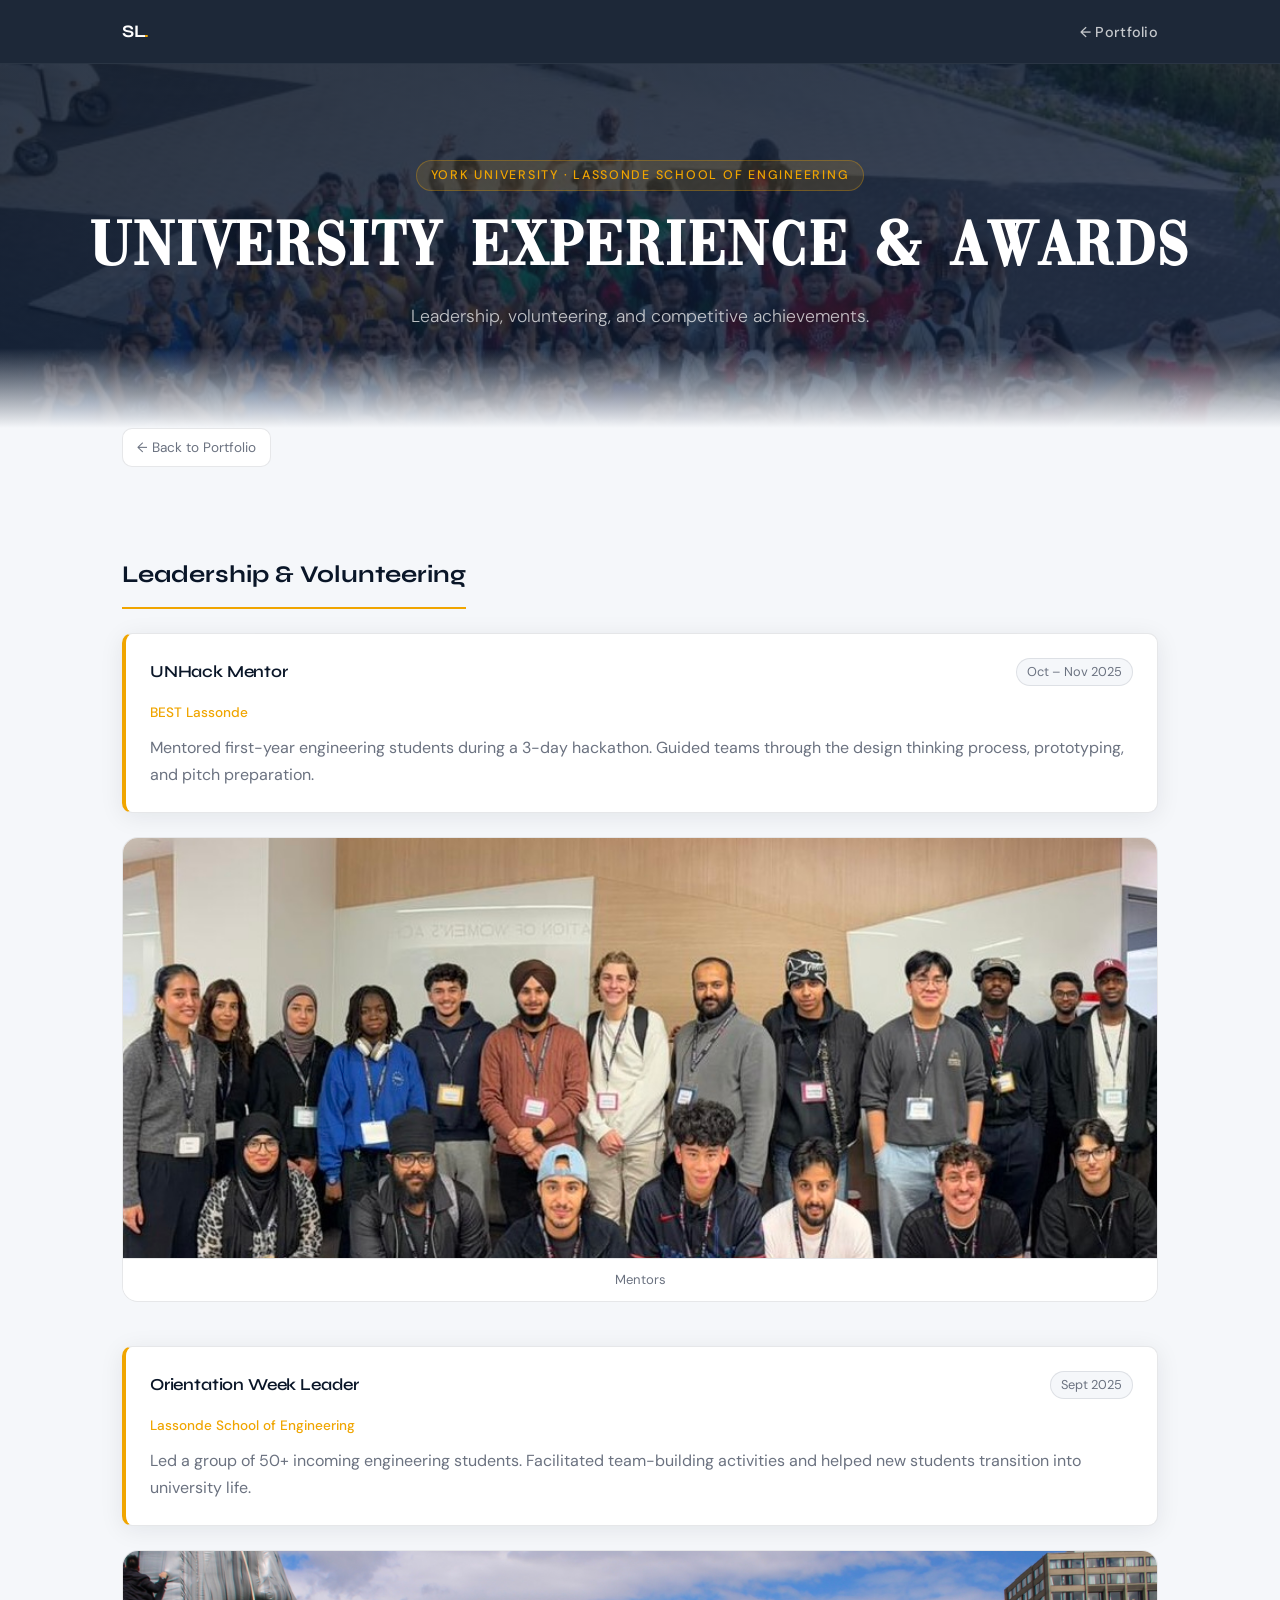
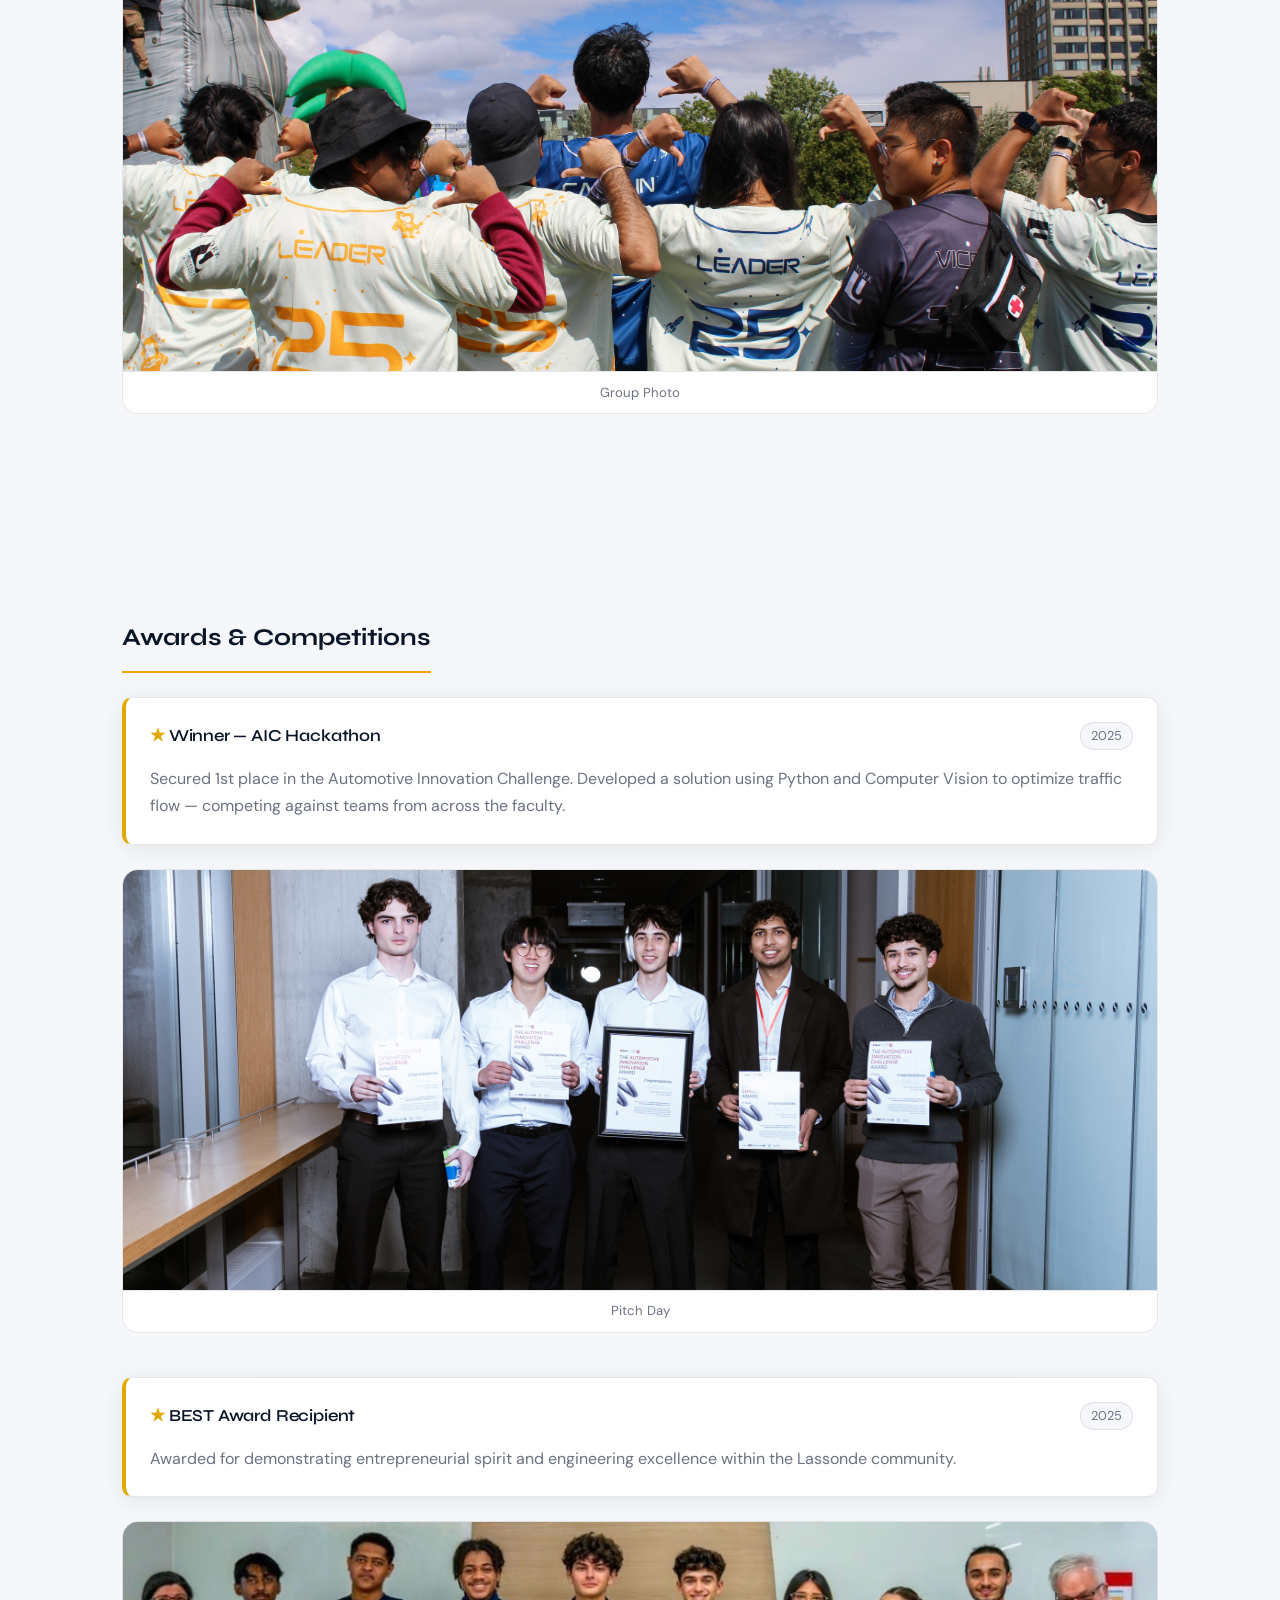
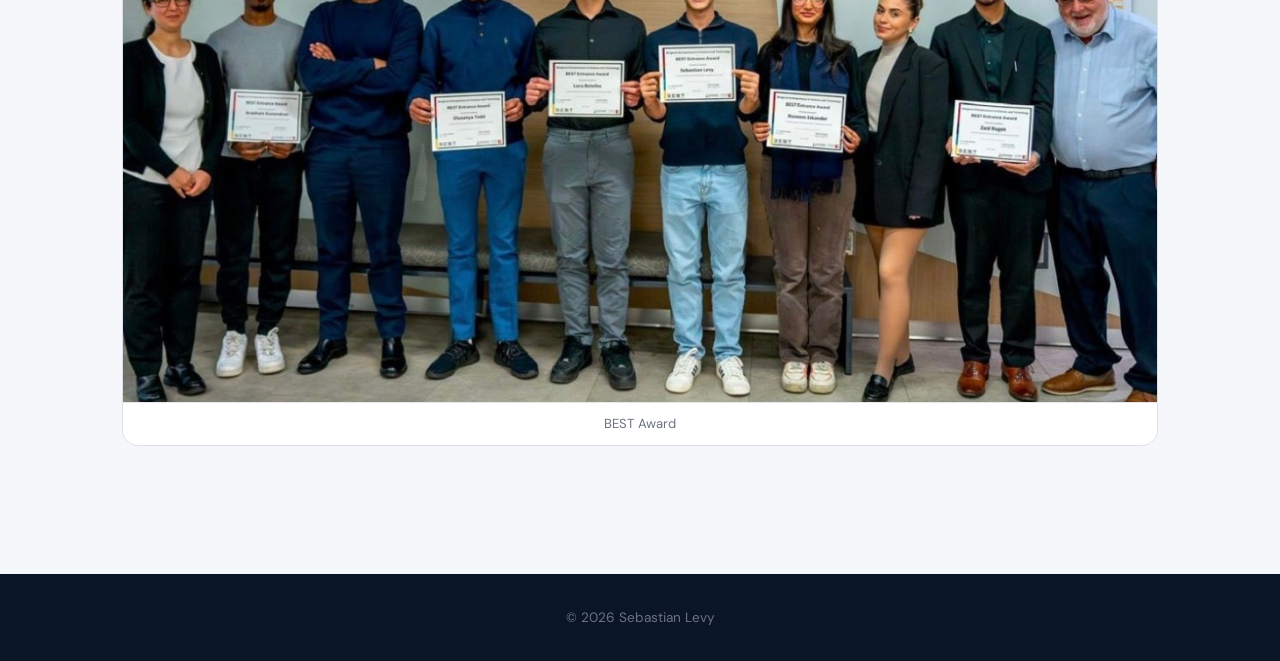
<file: experience.html>
<!DOCTYPE html>
<html lang="en">
<head>
    <meta charset="UTF-8">
    <meta name="viewport" content="width=device-width, initial-scale=1.0">
    <title>University Experience — Sebastian Levy</title>
    <link rel="stylesheet" href="style.css">
</head>
<body>

    <nav>
        <div class="nav-inner">
            <a href="index.html" class="nav-logo">SL<span>.</span></a>
            <ul>
                <li><a href="index.html">← Portfolio</a></li>
            </ul>
        </div>
    </nav>

    <header id="exp-header">
        <div class="hero-eyebrow">York University · Lassonde School of Engineering</div>
        <h1>University Experience &amp; Awards</h1>
        <p>Leadership, volunteering, and competitive achievements.</p>
    </header>

    <div class="container">
        <a href="index.html" class="back-btn">← Back to Portfolio</a>

        <section class="exp-section">
            <div class="exp-category">Leadership &amp; Volunteering</div>

            <div class="exp-card">
                <div class="exp-header">
                    <h3 class="exp-title">UNHack Mentor</h3>
                    <span class="exp-date">Oct – Nov 2025</span>
                </div>
                <span class="exp-role">BEST Lassonde</span>
                <p>Mentored first-year engineering students during a 3-day hackathon. Guided teams through the design thinking process, prototyping, and pitch preparation.</p>
            </div>

            <div class="carousel-container">
                <div class="carousel">
                    <div class="carousel-item">
                        <img src="images/unhack1.JPG" alt="UNHack mentors">
                        <p class="caption">Mentors</p>
                    </div>
                    <div class="carousel-item">
                        <img src="images/unhack2.JPG" alt="Student pitch">
                        <p class="caption">Student Pitch</p>
                    </div>
                    <div class="carousel-item">
                        <img src="images/unhack3.JPG" alt="Pitch session">
                        <p class="caption">Pitch</p>
                    </div>
                    <div class="carousel-item">
                        <img src="images/unhack4.JPG" alt="Winners">
                        <p class="caption">Winner</p>
                    </div>
                </div>
            </div>

            <div class="exp-card">
                <div class="exp-header">
                    <h3 class="exp-title">Orientation Week Leader</h3>
                    <span class="exp-date">Sept 2025</span>
                </div>
                <span class="exp-role">Lassonde School of Engineering</span>
                <p>Led a group of 50+ incoming engineering students. Facilitated team-building activities and helped new students transition into university life.</p>
            </div>

            <div class="carousel-container">
                <div class="carousel">
                    <div class="carousel-item">
                        <img src="images/oweek1.JPEG" alt="Orientation week group">
                        <p class="caption">Group Photo</p>
                    </div>
                    <div class="carousel-item">
                        <img src="images/oweek2.JPEG" alt="Orientation week activities">
                        <p class="caption">Activities</p>
                    </div>
                    <div class="carousel-item">
                        <img src="images/oweek3.JPEG" alt="Orientation week team">
                        <p class="caption">Team</p>
                    </div>
                </div>
            </div>
        </section>

        <section class="exp-section">
            <div class="exp-category">Awards &amp; Competitions</div>

            <div class="exp-card award-card">
                <div class="exp-header">
                    <h3 class="exp-title">Winner — AIC Hackathon</h3>
                    <span class="exp-date">2025</span>
                </div>
                <p>Secured 1st place in the Automotive Innovation Challenge. Developed a solution using Python and Computer Vision to optimize traffic flow — competing against teams from across the faculty.</p>
            </div>

            <div class="carousel-container">
                <div class="carousel">
                    <div class="carousel-item">
                        <img src="images/aic1.jpeg" alt="AIC pitch day">
                        <p class="caption">Pitch Day</p>
                    </div>
                    <div class="carousel-item">
                        <img src="images/aic2.jpg" alt="AIC team">
                        <p class="caption">Team</p>
                    </div>
                    <div class="carousel-item">
                        <img src="images/aic3.jpg" alt="AIC presentation">
                        <p class="caption">Presentation</p>
                    </div>
                    <div class="carousel-item">
                        <img src="images/aic4.jpg" alt="AIC winners">
                        <p class="caption">Winners</p>
                    </div>
                    <div class="carousel-item">
                        <img src="images/aic5.png" alt="AIC award">
                        <p class="caption">Award</p>
                    </div>
                </div>
            </div>

            <div class="exp-card award-card">
                <div class="exp-header">
                    <h3 class="exp-title">BEST Award Recipient</h3>
                    <span class="exp-date">2025</span>
                </div>
                <p>Awarded for demonstrating entrepreneurial spirit and engineering excellence within the Lassonde community.</p>
            </div>

            <div class="image-gallery">
                <img src="images/best.jpg" alt="BEST Award Photo">
                <p class="caption">BEST Award</p>
            </div>

        </section>
    </div>

    <footer>
        <p>&copy; 2026 Sebastian Levy</p>
    </footer>

</body>
</html>
</file>
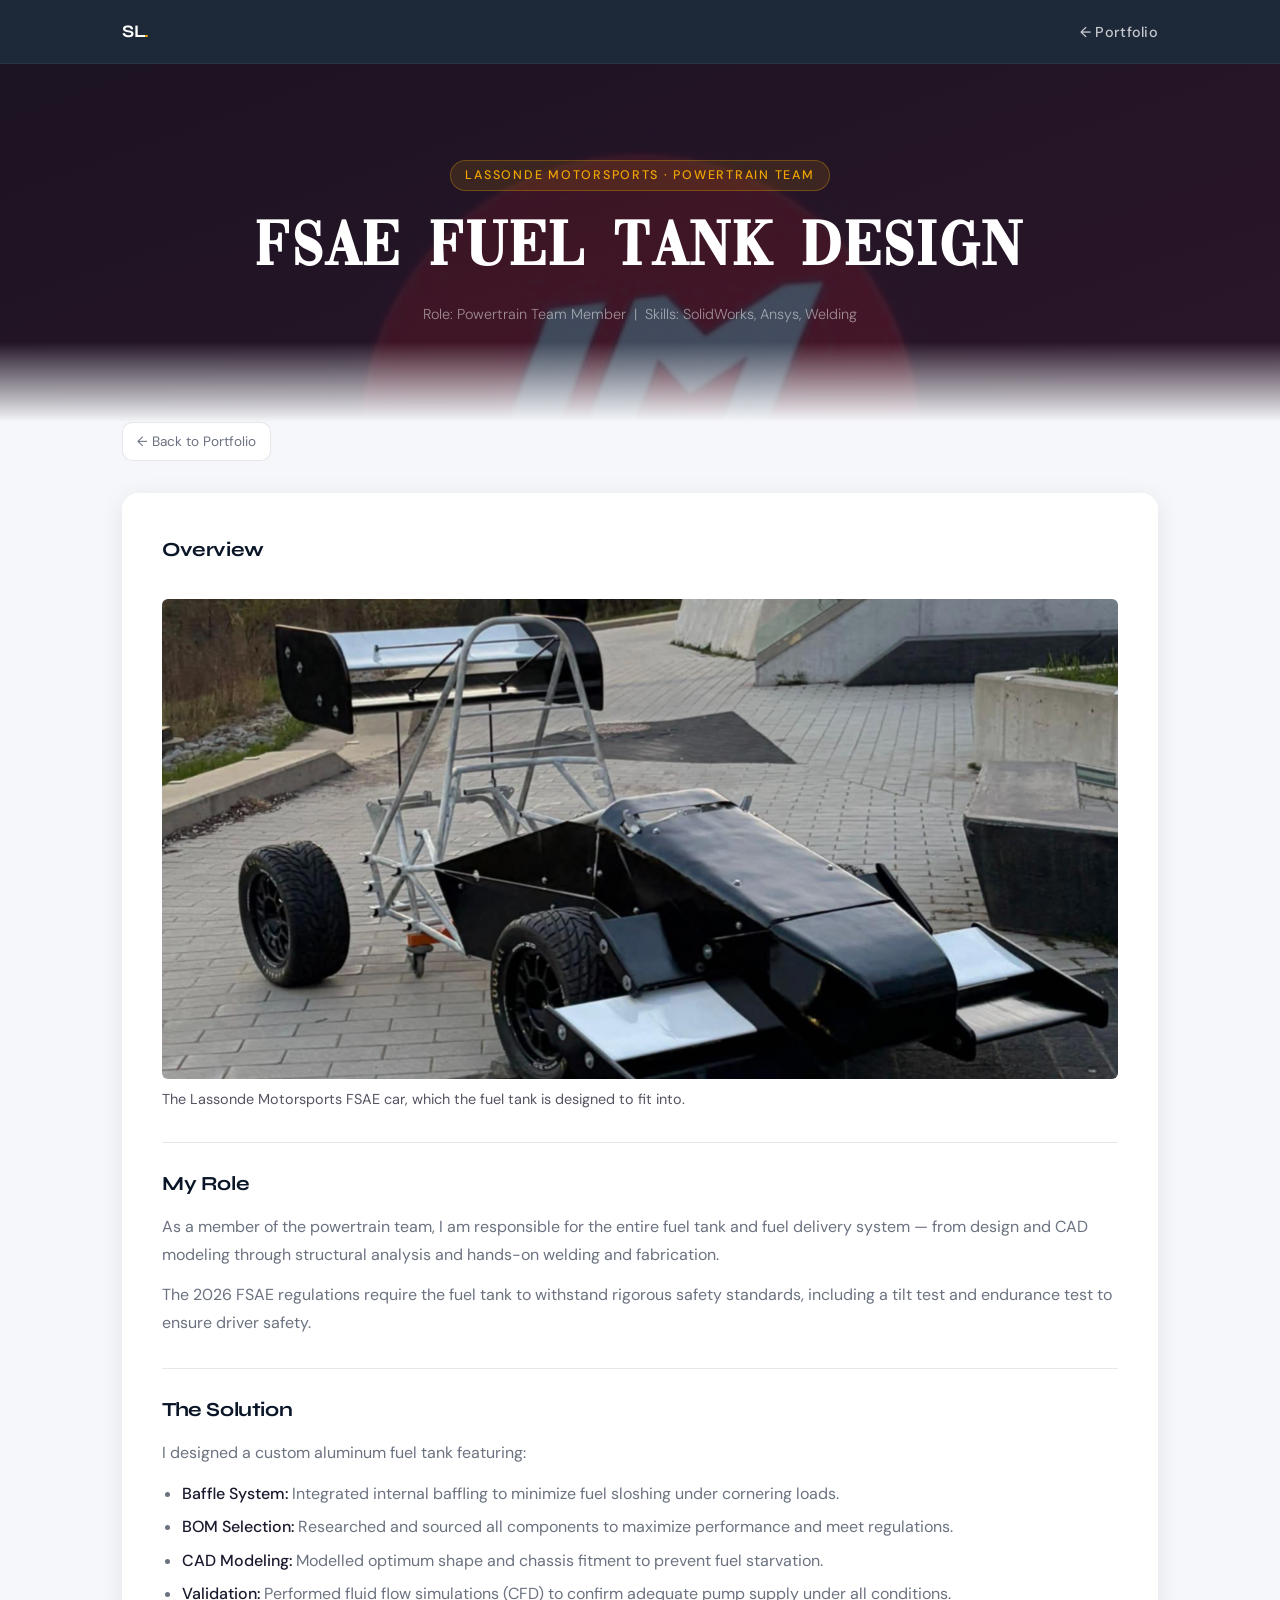
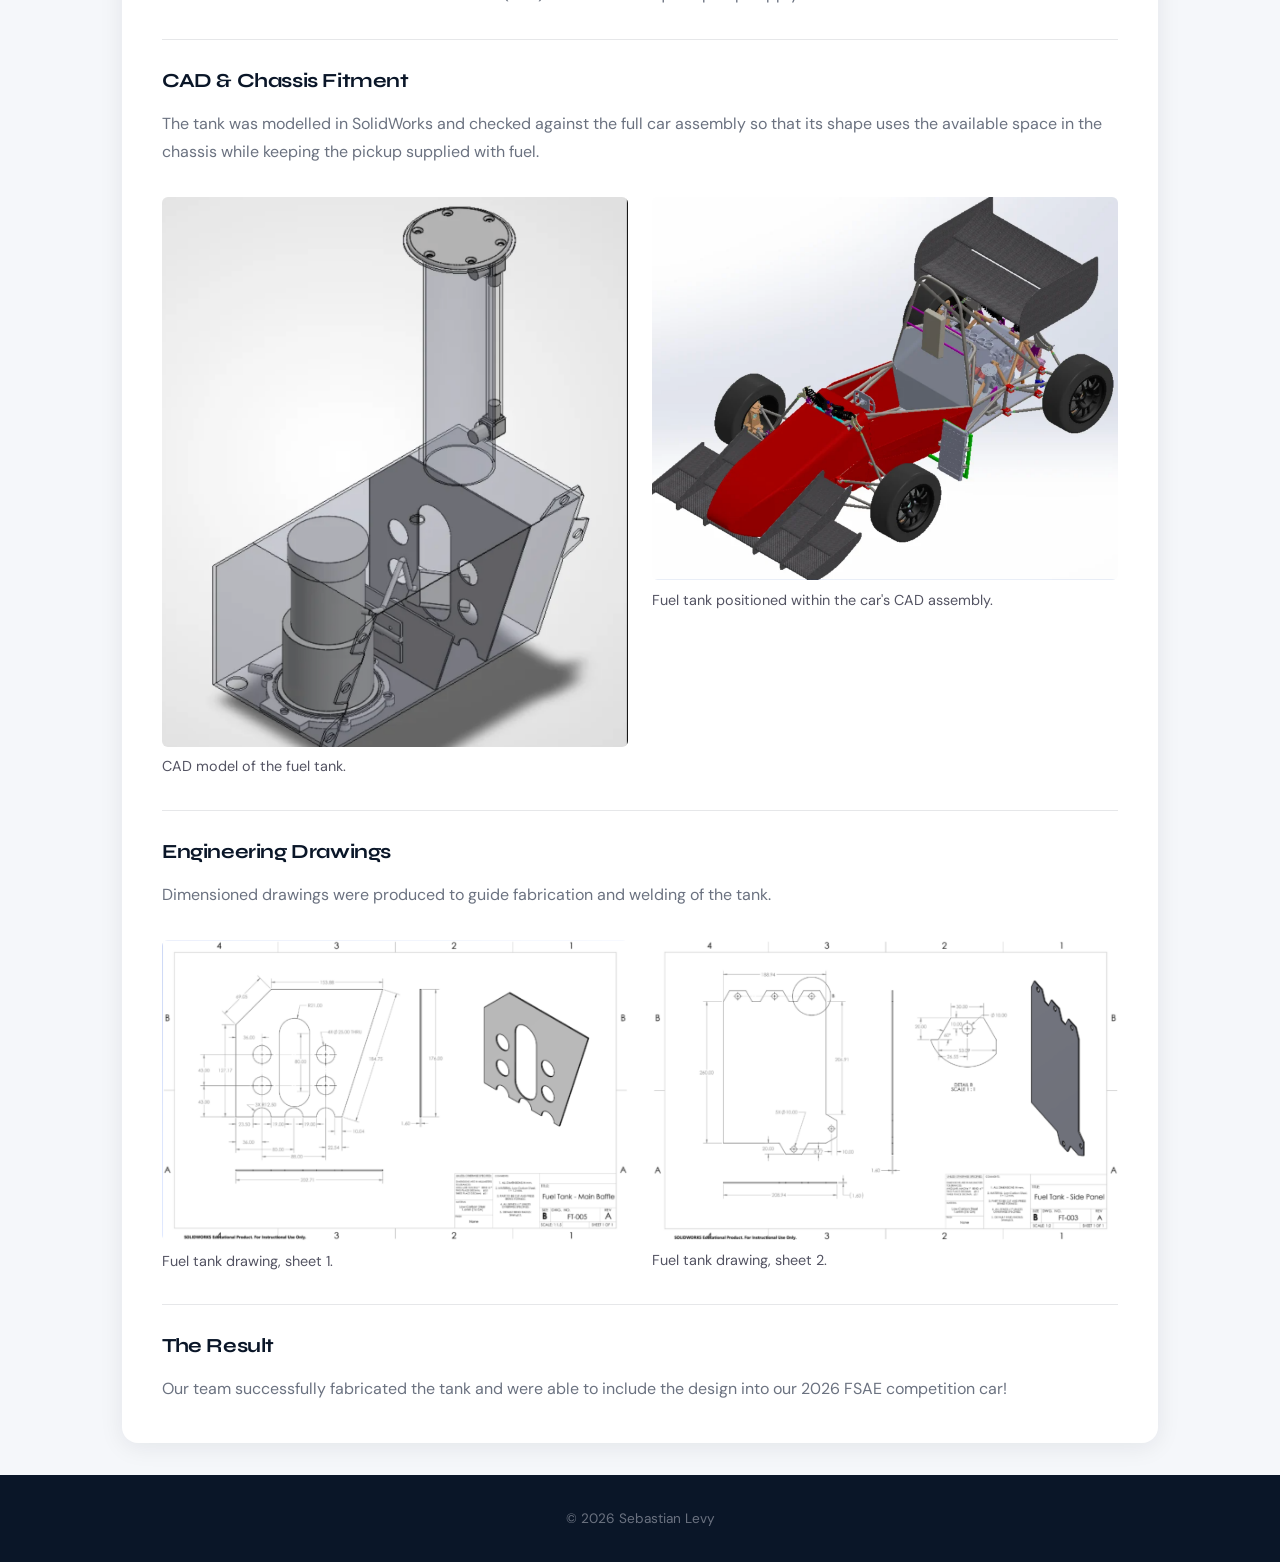
<file: fsae.html>
<!DOCTYPE html>
<html lang="en">
<head>
    <meta charset="UTF-8">
    <meta name="viewport" content="width=device-width, initial-scale=1.0">
    <title>FSAE Fuel Tank Design — Sebastian Levy</title>
    <link rel="stylesheet" href="style.css">

    <!-- Styles for the new image/section elements. Move into style.css if you prefer. -->
    <style>
        .page-content figure { margin: 2rem 0; }
        .page-content figure img {
            display: block;
            width: 100%;
            height: auto;
            border-radius: 6px;
        }
        .page-content figcaption {
            margin-top: 0.6rem;
            font-size: 0.9rem;
            opacity: 0.75;
            line-height: 1.5;
        }
        .figure-grid {
            display: grid;
            grid-template-columns: repeat(2, 1fr);
            gap: 1.5rem;
            margin: 2rem 0;
        }
        .figure-grid figure { margin: 0; }
        .hero-figure img { max-height: 480px; object-fit: cover; }
        .spec-list { padding-left: 1.2rem; }
        .spec-list li { margin-bottom: 0.5rem; }
        @media (max-width: 700px) {
            .figure-grid { grid-template-columns: 1fr; }
        }
    </style>
</head>
<body>

    <nav>
        <div class="nav-inner">
            <a href="index.html" class="nav-logo">SL<span>.</span></a>
            <ul>
                <li><a href="index.html">← Portfolio</a></li>
            </ul>
        </div>
    </nav>

    <header id="fsae-header">
        <div class="hero-eyebrow">Lassonde Motorsports · Powertrain Team</div>
        <h1>FSAE Fuel Tank Design</h1>
        <p class="metadata">Role: Powertrain Team Member &nbsp;|&nbsp; Skills: SolidWorks, Ansys, Welding</p>
    </header>

    <div class="container">
        <a href="index.html" class="back-btn">← Back to Portfolio</a>

        <div class="page-content">

            <!-- Overview + hero image -->
            <h2 class="section-title">Overview</h2>
            <figure class="hero-figure">
                <img src="images/fsaecar.png"
                     alt="The Lassonde Motorsports Formula SAE car"
                     loading="lazy">
                <figcaption>The Lassonde Motorsports FSAE car, which the fuel tank is designed to fit into.</figcaption>
            </figure>

            <h2 class="section-title">My Role</h2>
            <p>
                As a member of the powertrain team, I am responsible for the entire fuel tank and fuel delivery system —
                from design and CAD modeling through structural analysis and hands-on welding and fabrication.
            </p>
            <p>
                The 2026 FSAE regulations require the fuel tank to withstand rigorous safety standards,
                including a tilt test and endurance test to ensure driver safety.
            </p>

            <!-- Solution -->
            <h2 class="section-title">The Solution</h2>
            <p>I designed a custom aluminum fuel tank featuring:</p>
            <ul class="spec-list">
                <li><strong>Baffle System:</strong> Integrated internal baffling to minimize fuel sloshing under cornering loads.</li>
                <li><strong>BOM Selection:</strong> Researched and sourced all components to maximize performance and meet regulations.</li>
                <li><strong>CAD Modeling:</strong> Modelled optimum shape and chassis fitment to prevent fuel starvation.</li>
                <li><strong>Validation:</strong> Performed fluid flow simulations (CFD) to confirm adequate pump supply under all conditions.</li>
            </ul>

            <!-- CAD -->
            <h2 class="section-title">CAD &amp; Chassis Fitment</h2>
            <p>
                The tank was modelled in SolidWorks and checked against the full car assembly so that its shape
                uses the available space in the chassis while keeping the pickup supplied with fuel.
            </p>
            <div class="figure-grid">
                <figure>
                    <img src="images/fueltankcad.png"
                         alt="SolidWorks CAD model of the custom aluminum fuel tank"
                         loading="lazy">
                    <figcaption>CAD model of the fuel tank.</figcaption>
                </figure>
                <figure>
                    <img src="images/fsaecarcad.png"
                         alt="CAD model of the FSAE car showing the fuel tank position within the chassis"
                         loading="lazy">
                    <figcaption>Fuel tank positioned within the car's CAD assembly.</figcaption>
                </figure>
            </div>

            <!-- Drawings -->
            <h2 class="section-title">Engineering Drawings</h2>
            <p>
                Dimensioned drawings were produced to guide fabrication and welding of the tank.
            </p>
            <div class="figure-grid">
                <figure>
                    <img src="images/fueltankdrawing.png"
                         alt="Engineering drawing of the fuel tank, sheet 1"
                         loading="lazy">
                    <figcaption>Fuel tank drawing, sheet 1.</figcaption>
                </figure>
                <figure>
                    <img src="images/fueltankdrawing2.png"
                         alt="Engineering drawing of the fuel tank, sheet 2"
                         loading="lazy">
                    <figcaption>Fuel tank drawing, sheet 2.</figcaption>
                </figure>
            </div>

            <!-- Result -->
            <h2 class="section-title">The Result</h2>
            <p>
                Our team successfully fabricated the tank and were able to include the design into our 2026 FSAE competition car!
            </p>

        </div>
    </div>

    <footer>
        <p>&copy; 2026 Sebastian Levy</p>
    </footer>

</body>
</html>
</file>
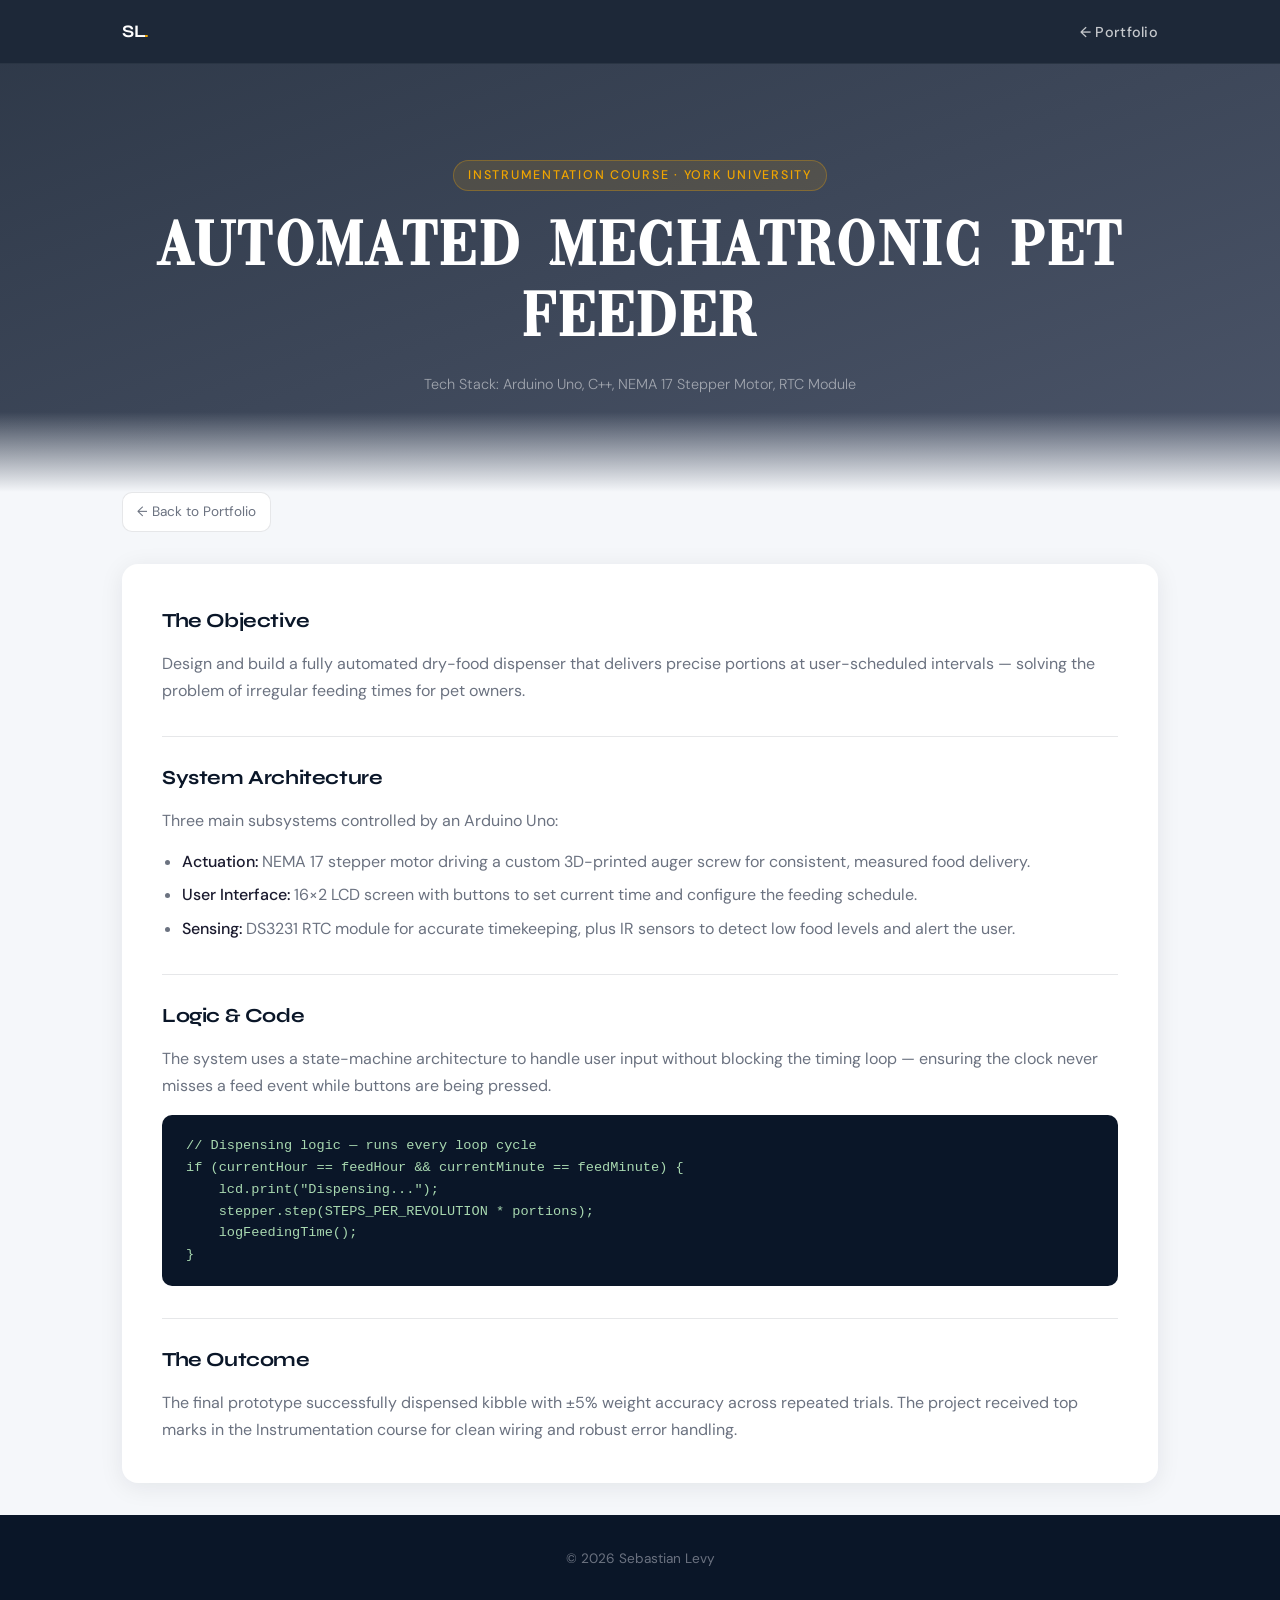
<file: pet-feeder.html>
<!DOCTYPE html>
<html lang="en">
<head>
    <meta charset="UTF-8">
    <meta name="viewport" content="width=device-width, initial-scale=1.0">
    <title>Automated Pet Feeder — Sebastian Levy</title>
    <link rel="stylesheet" href="style.css">
</head>
<body>

    <nav>
        <div class="nav-inner">
            <a href="index.html" class="nav-logo">SL<span>.</span></a>
            <ul>
                <li><a href="index.html">← Portfolio</a></li>
            </ul>
        </div>
    </nav>

    <header id="feeder-header">
        <div class="hero-eyebrow">Instrumentation Course · York University</div>
        <h1>Automated Mechatronic Pet Feeder</h1>
        <p class="metadata">Tech Stack: Arduino Uno, C++, NEMA 17 Stepper Motor, RTC Module</p>
    </header>

    <div class="container">
        <a href="index.html" class="back-btn">← Back to Portfolio</a>

        <div class="page-content">

            <h2 class="section-title">The Objective</h2>
            <p>
                Design and build a fully automated dry-food dispenser that delivers precise portions at user-scheduled intervals —
                solving the problem of irregular feeding times for pet owners.
            </p>

            <h2 class="section-title">System Architecture</h2>
            <p>Three main subsystems controlled by an Arduino Uno:</p>
            <ul>
                <li><strong>Actuation:</strong> NEMA 17 stepper motor driving a custom 3D-printed auger screw for consistent, measured food delivery.</li>
                <li><strong>User Interface:</strong> 16×2 LCD screen with buttons to set current time and configure the feeding schedule.</li>
                <li><strong>Sensing:</strong> DS3231 RTC module for accurate timekeeping, plus IR sensors to detect low food levels and alert the user.</li>
            </ul>

            <h2 class="section-title">Logic &amp; Code</h2>
            <p>The system uses a state-machine architecture to handle user input without blocking the timing loop — ensuring the clock never misses a feed event while buttons are being pressed.</p>

            <div class="code-block">// Dispensing logic — runs every loop cycle
if (currentHour == feedHour && currentMinute == feedMinute) {
    lcd.print("Dispensing...");
    stepper.step(STEPS_PER_REVOLUTION * portions);
    logFeedingTime();
}</div>

            <h2 class="section-title">The Outcome</h2>
            <p>
                The final prototype successfully dispensed kibble with ±5% weight accuracy across repeated trials.
                The project received top marks in the Instrumentation course for clean wiring and robust error handling.
            </p>

        </div>
    </div>

    <footer>
        <p>&copy; 2026 Sebastian Levy</p>
    </footer>

</body>
</html>
</file>
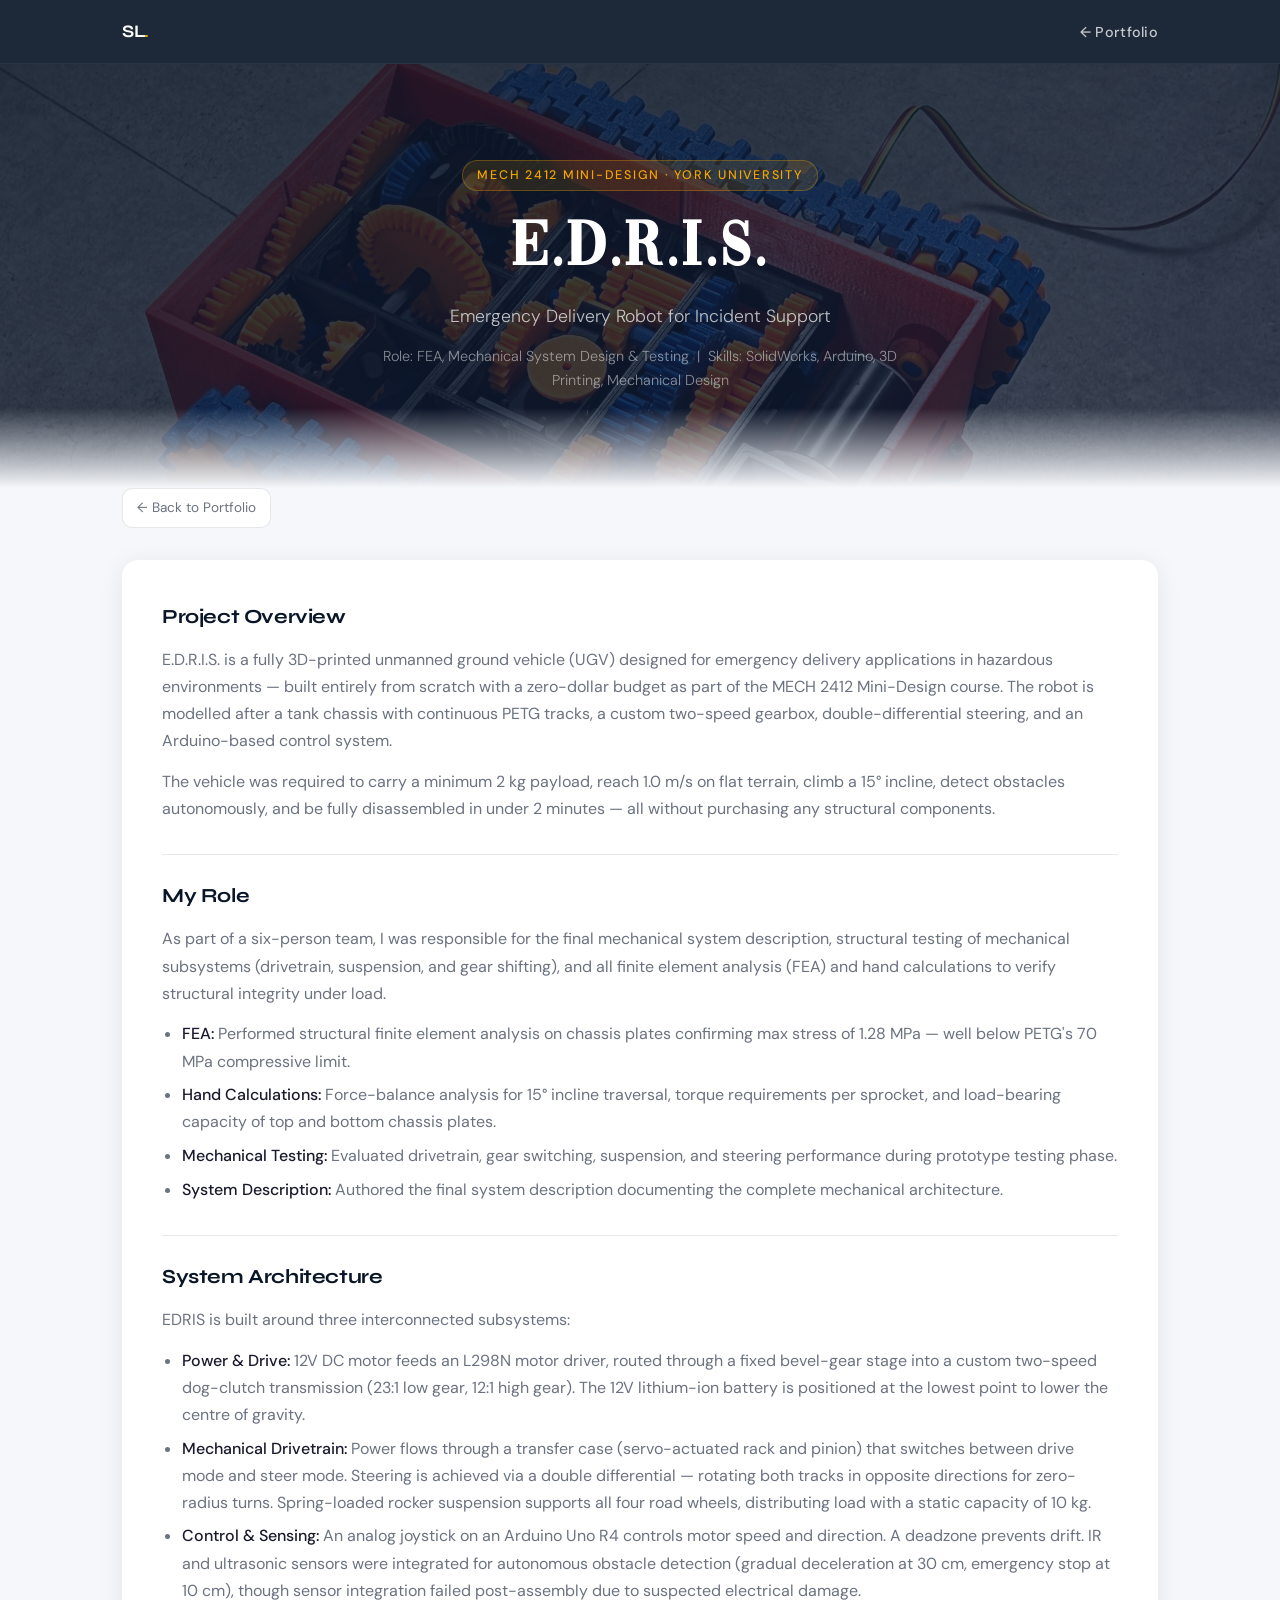
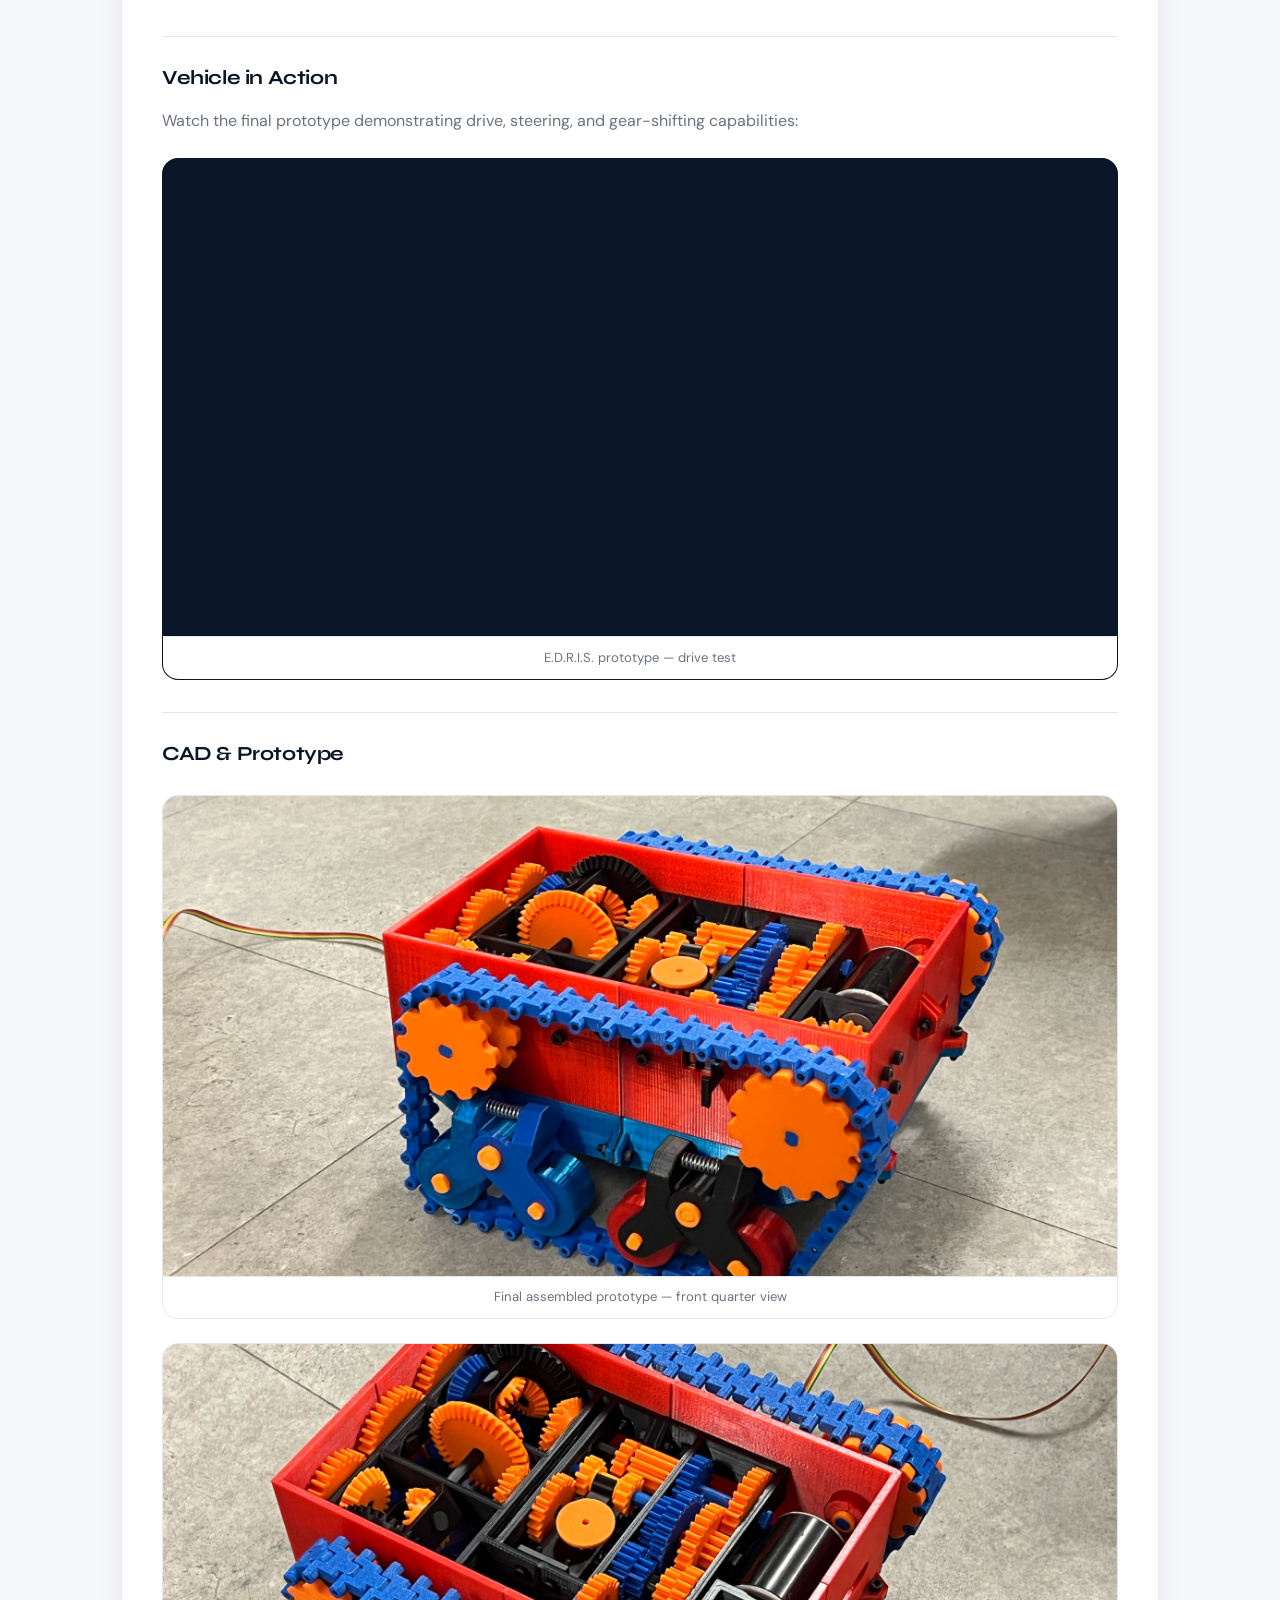
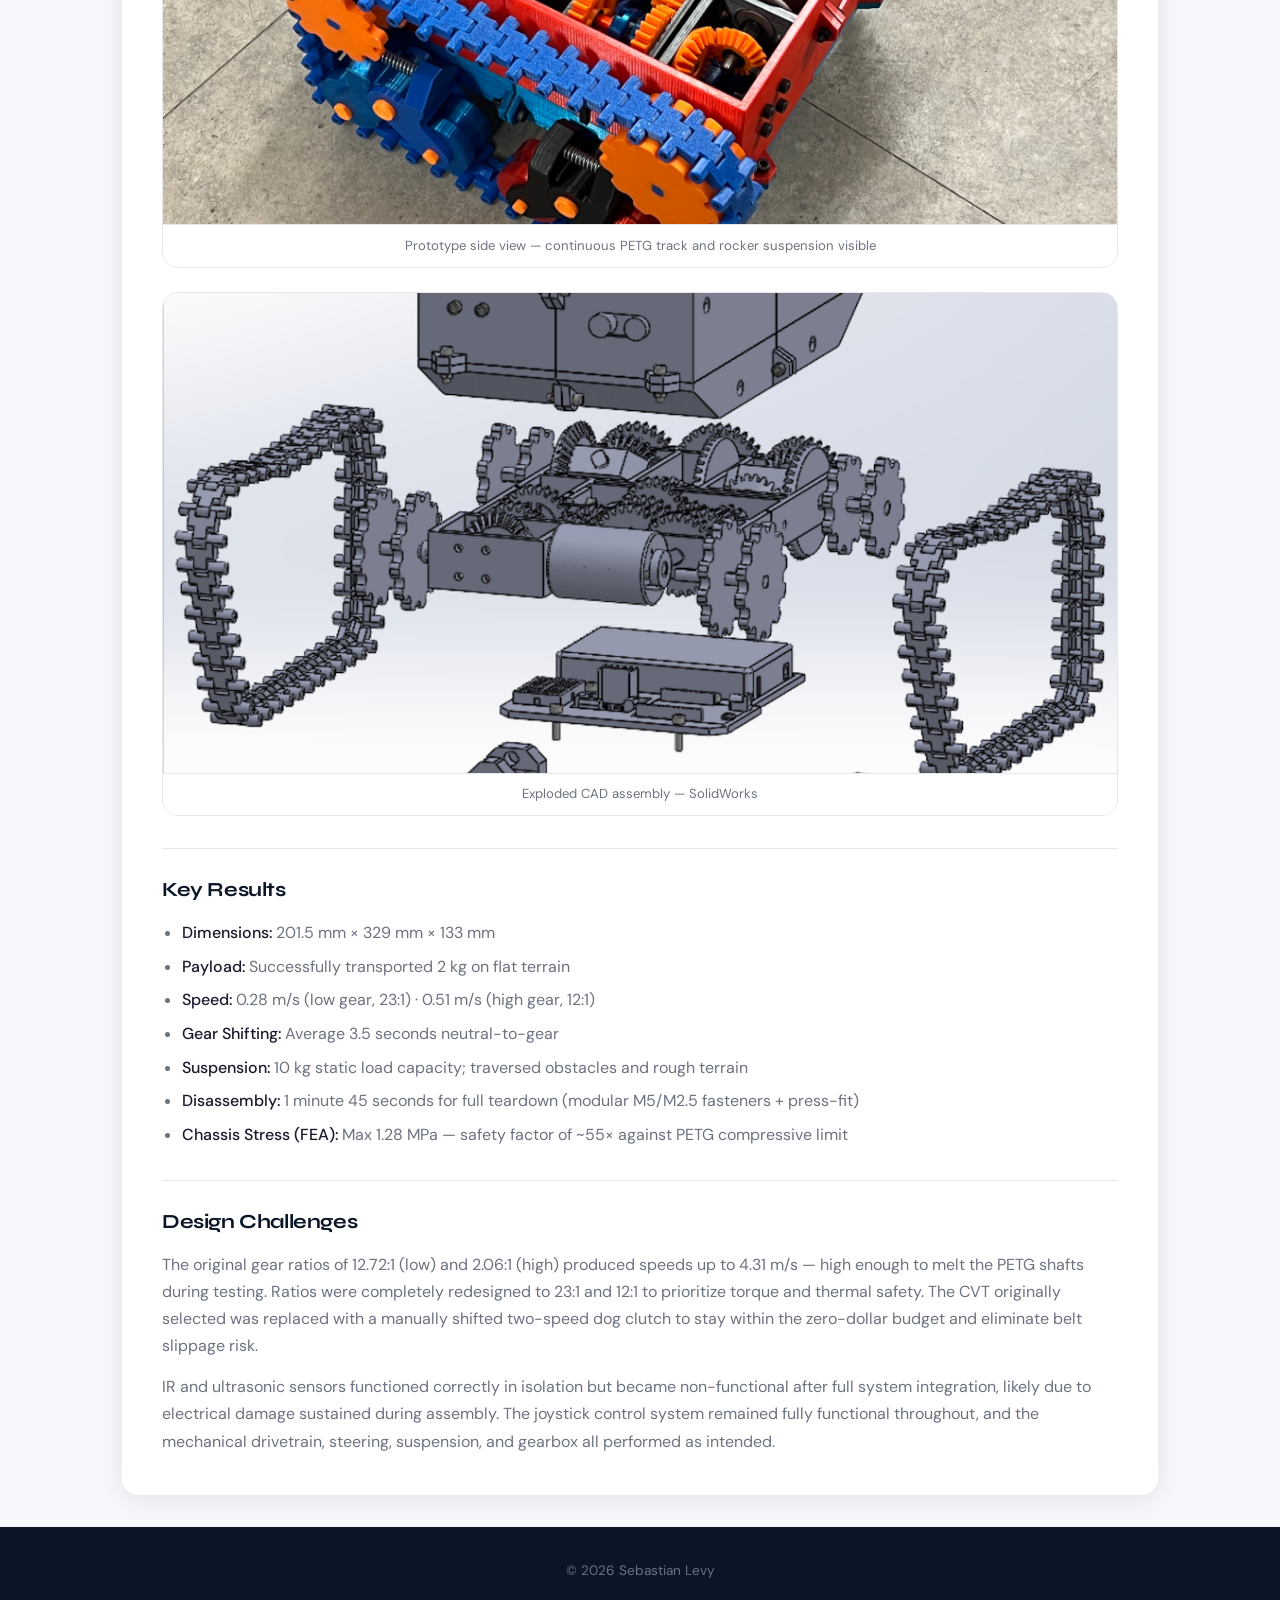
<file: tank.html>
<!DOCTYPE html>
<html lang="en">
<head>
    <meta charset="UTF-8">
    <meta name="viewport" content="width=device-width, initial-scale=1.0">
    <title>E.D.R.I.S. Tank Vehicle — Sebastian Levy</title>
    <link rel="stylesheet" href="style.css">
</head>
<body>

    <nav>
        <div class="nav-inner">
            <a href="index.html" class="nav-logo">SL<span>.</span></a>
            <ul>
                <li><a href="index.html">← Portfolio</a></li>
            </ul>
        </div>
    </nav>

    <header id="tank-header">
        <div class="hero-eyebrow">MECH 2412 Mini-Design · York University</div>
        <h1>E.D.R.I.S.</h1>
        <p>Emergency Delivery Robot for Incident Support</p>
        <p class="metadata">Role: FEA, Mechanical System Design &amp; Testing &nbsp;|&nbsp; Skills: SolidWorks, Arduino, 3D Printing, Mechanical Design</p>
    </header>

    <div class="container">
        <a href="index.html" class="back-btn">← Back to Portfolio</a>

        <div class="page-content">

            <h2 class="section-title">Project Overview</h2>
            <p>
                E.D.R.I.S. is a fully 3D-printed unmanned ground vehicle (UGV) designed for emergency delivery applications
                in hazardous environments — built entirely from scratch with a zero-dollar budget as part of the MECH 2412
                Mini-Design course. The robot is modelled after a tank chassis with continuous PETG tracks, a custom two-speed
                gearbox, double-differential steering, and an Arduino-based control system.
            </p>
            <p>
                The vehicle was required to carry a minimum 2 kg payload, reach 1.0 m/s on flat terrain, climb a 15° incline,
                detect obstacles autonomously, and be fully disassembled in under 2 minutes — all without purchasing any structural
                components.
            </p>

            <h2 class="section-title">My Role</h2>
            <p>
                As part of a six-person team, I was responsible for the final mechanical system description, structural testing
                of mechanical subsystems (drivetrain, suspension, and gear shifting), and all finite element analysis (FEA) and
                hand calculations to verify structural integrity under load.
            </p>
            <ul>
                <li><strong>FEA:</strong> Performed structural finite element analysis on chassis plates confirming max stress of 1.28 MPa — well below PETG's 70 MPa compressive limit.</li>
                <li><strong>Hand Calculations:</strong> Force-balance analysis for 15° incline traversal, torque requirements per sprocket, and load-bearing capacity of top and bottom chassis plates.</li>
                <li><strong>Mechanical Testing:</strong> Evaluated drivetrain, gear switching, suspension, and steering performance during prototype testing phase.</li>
                <li><strong>System Description:</strong> Authored the final system description documenting the complete mechanical architecture.</li>
            </ul>

            <h2 class="section-title">System Architecture</h2>
            <p>EDRIS is built around three interconnected subsystems:</p>
            <ul>
                <li><strong>Power & Drive:</strong> 12V DC motor feeds an L298N motor driver, routed through a fixed bevel-gear stage into a custom two-speed dog-clutch transmission (23:1 low gear, 12:1 high gear). The 12V lithium-ion battery is positioned at the lowest point to lower the centre of gravity.</li>
                <li><strong>Mechanical Drivetrain:</strong> Power flows through a transfer case (servo-actuated rack and pinion) that switches between drive mode and steer mode. Steering is achieved via a double differential — rotating both tracks in opposite directions for zero-radius turns. Spring-loaded rocker suspension supports all four road wheels, distributing load with a static capacity of 10 kg.</li>
                <li><strong>Control & Sensing:</strong> An analog joystick on an Arduino Uno R4 controls motor speed and direction. A deadzone prevents drift. IR and ultrasonic sensors were integrated for autonomous obstacle detection (gradual deceleration at 30 cm, emergency stop at 10 cm), though sensor integration failed post-assembly due to suspected electrical damage.</li>
            </ul>

            <h2 class="section-title">Vehicle in Action</h2>
            <p>Watch the final prototype demonstrating drive, steering, and gear-shifting capabilities:</p>

            <div class="video-embed">
                <video autoplay muted loop playsinline>
                    <source src="images/tank_video.mp4" type="video/mp4">
                    Your browser does not support the video tag.
                </video>
                <p class="caption">E.D.R.I.S. prototype — drive test</p>
            </div>

            <h2 class="section-title">CAD & Prototype</h2>

            <div class="image-gallery">
                <img src="images/tank1.png" alt="EDRIS Tank Prototype">
                <p class="caption">Final assembled prototype — front quarter view</p>
            </div>

            <div class="image-gallery">
                <img src="images/tank2.png" alt="EDRIS Tank Side View">
                <p class="caption">Prototype side view — continuous PETG track and rocker suspension visible</p>
            </div>

            <div class="image-gallery">
                <img src="images/tankexploded.png" alt="EDRIS Exploded CAD View">
                <p class="caption">Exploded CAD assembly — SolidWorks</p>
            </div>

            <h2 class="section-title">Key Results</h2>
            <ul>
                <li><strong>Dimensions:</strong> 201.5 mm × 329 mm × 133 mm</li>
                <li><strong>Payload:</strong> Successfully transported 2 kg on flat terrain</li>
                <li><strong>Speed:</strong> 0.28 m/s (low gear, 23:1) · 0.51 m/s (high gear, 12:1)</li>
                <li><strong>Gear Shifting:</strong> Average 3.5 seconds neutral-to-gear</li>
                <li><strong>Suspension:</strong> 10 kg static load capacity; traversed obstacles and rough terrain</li>
                <li><strong>Disassembly:</strong> 1 minute 45 seconds for full teardown (modular M5/M2.5 fasteners + press-fit)</li>
                <li><strong>Chassis Stress (FEA):</strong> Max 1.28 MPa — safety factor of ~55× against PETG compressive limit</li>
            </ul>

            <h2 class="section-title">Design Challenges</h2>
            <p>
                The original gear ratios of 12.72:1 (low) and 2.06:1 (high) produced speeds up to 4.31 m/s — high enough to
                melt the PETG shafts during testing. Ratios were completely redesigned to 23:1 and 12:1 to prioritize torque
                and thermal safety. The CVT originally selected was replaced with a manually shifted two-speed dog clutch to
                stay within the zero-dollar budget and eliminate belt slippage risk.
            </p>
            <p>
                IR and ultrasonic sensors functioned correctly in isolation but became non-functional after full system integration,
                likely due to electrical damage sustained during assembly. The joystick control system remained fully functional
                throughout, and the mechanical drivetrain, steering, suspension, and gearbox all performed as intended.
            </p>

        </div>
    </div>

    <footer>
        <p>&copy; 2026 Sebastian Levy</p>
    </footer>

</body>
</html>
</file>
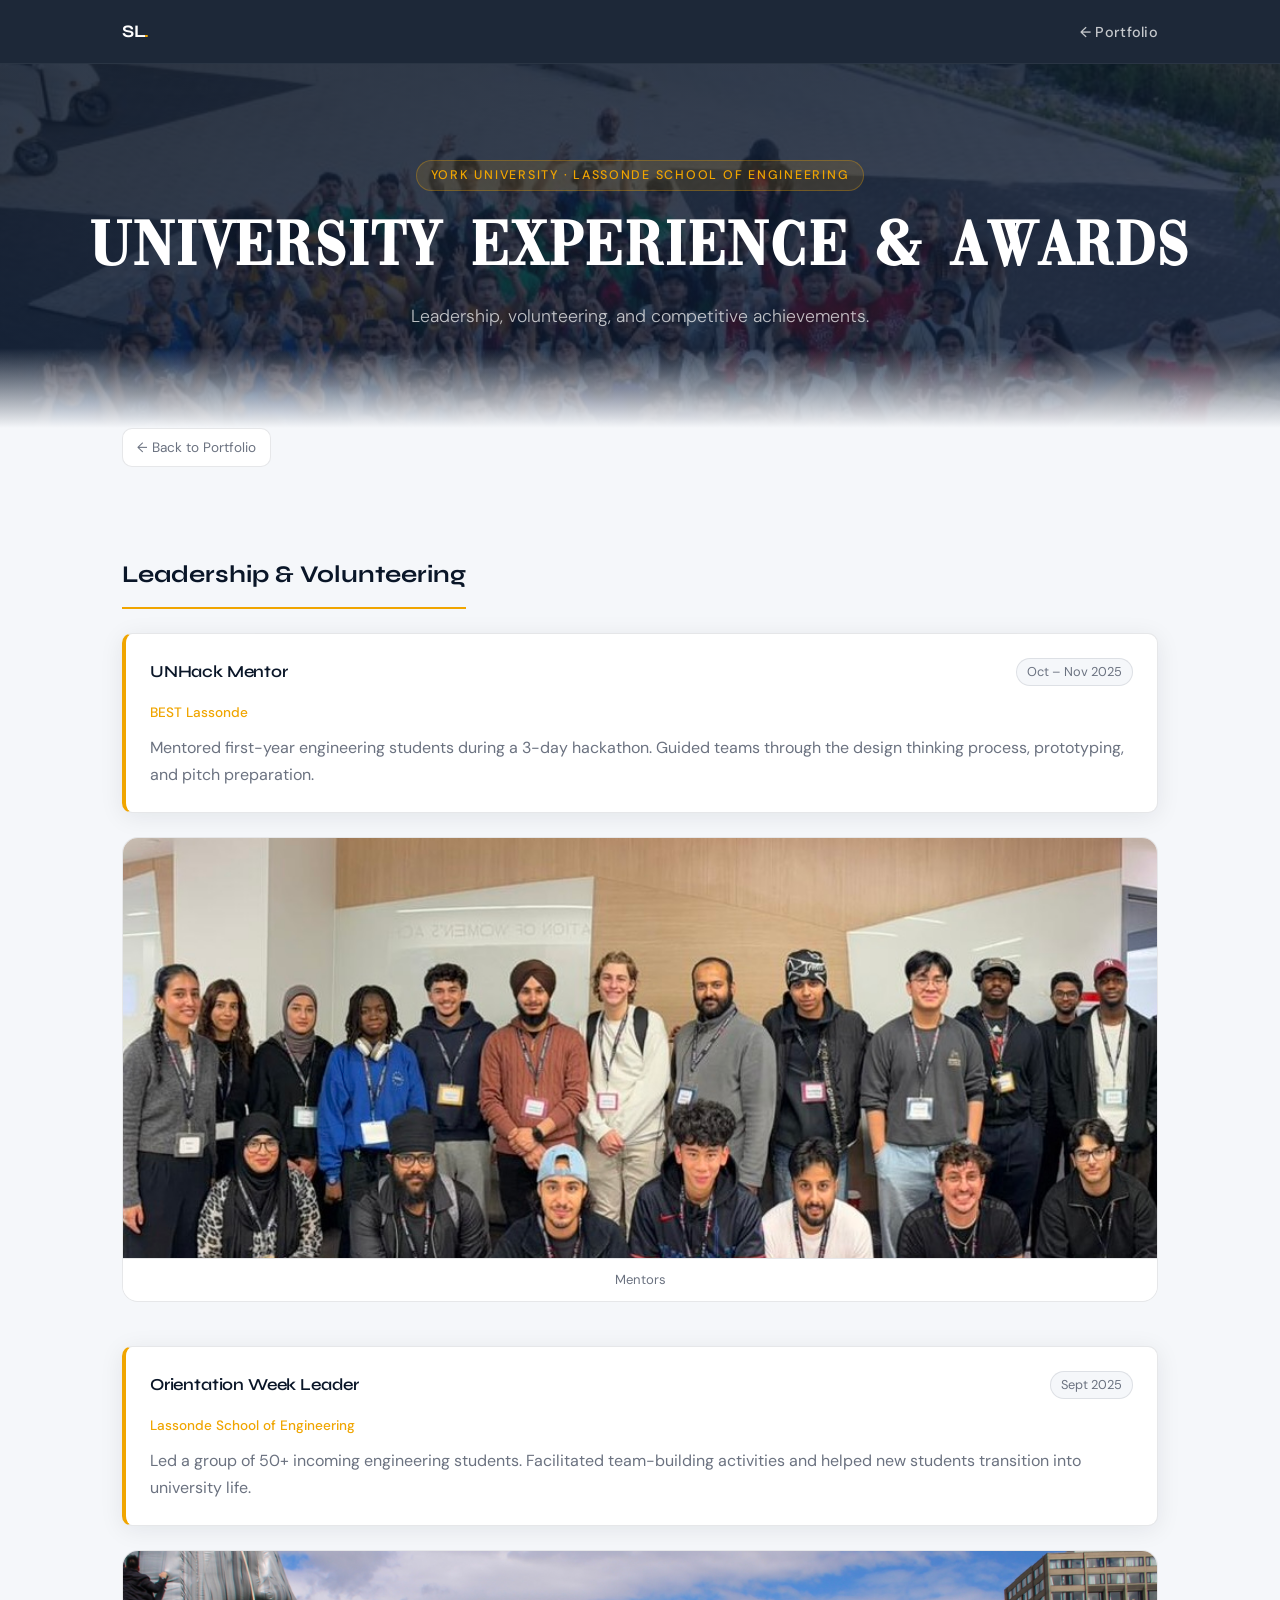
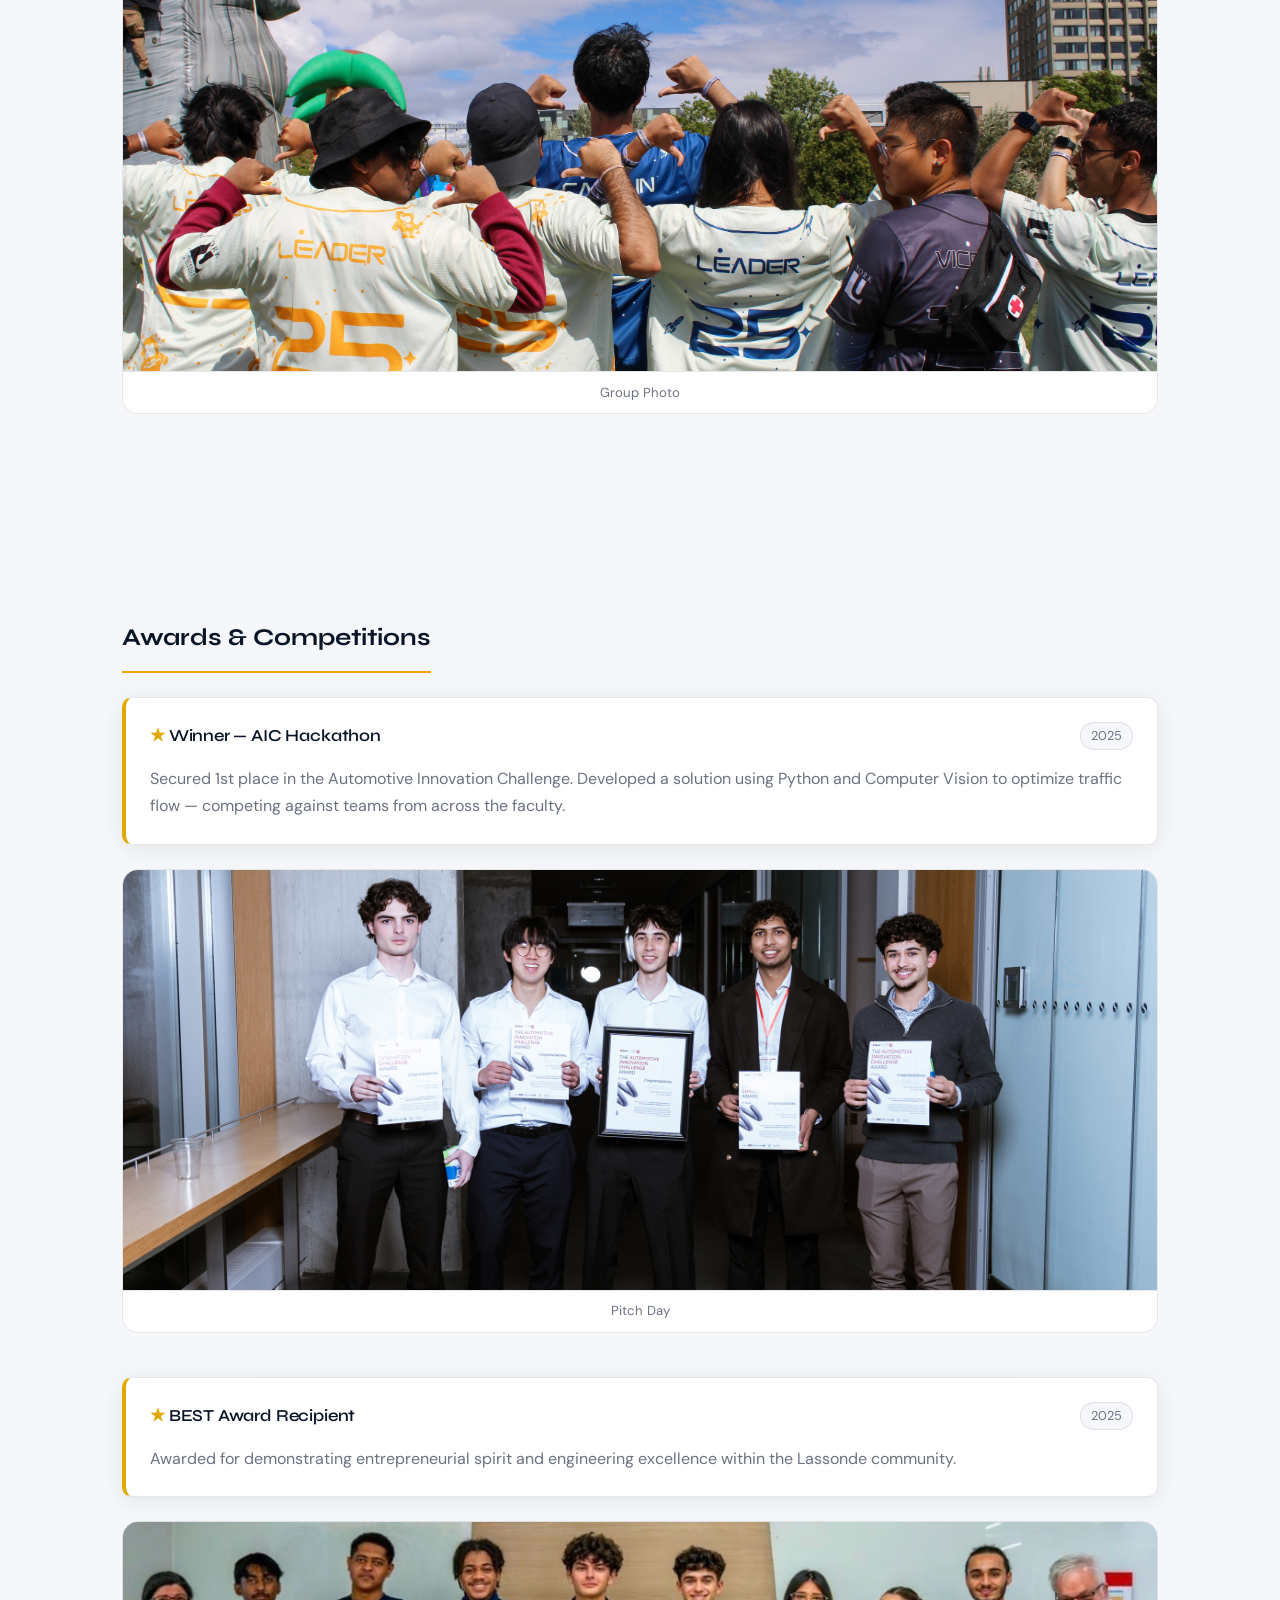
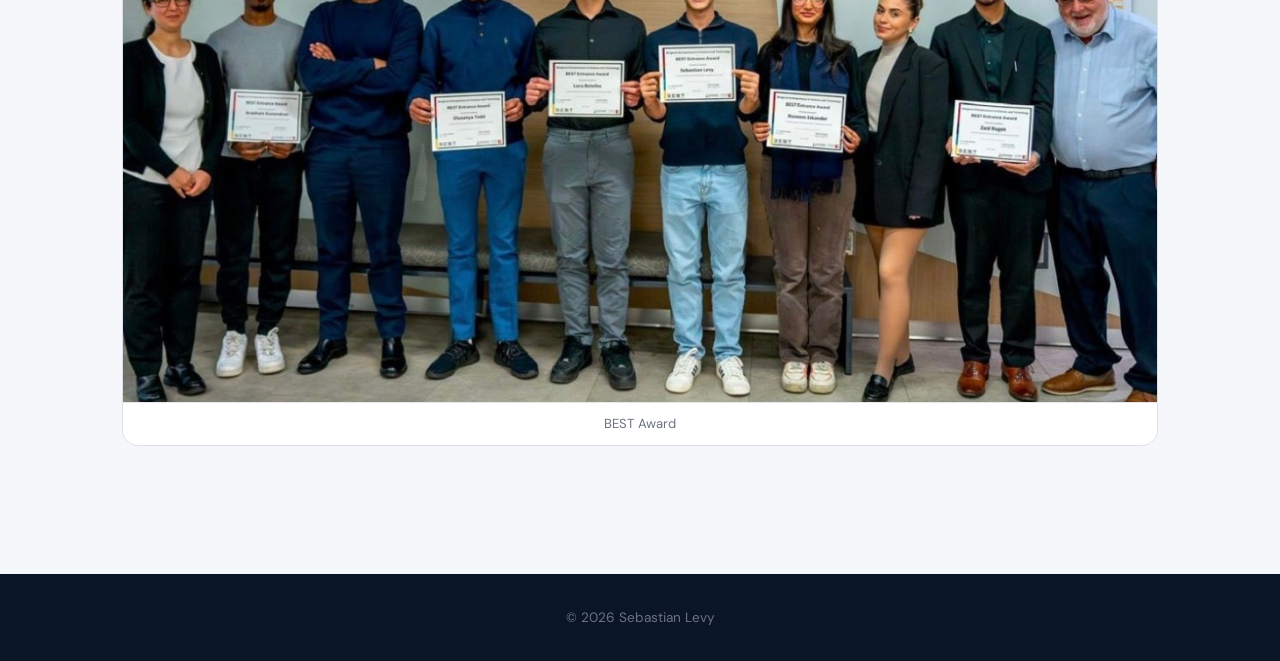
<file: universityexperience.html>
<!DOCTYPE html>
<html lang="en">
<head>
    <meta charset="UTF-8">
    <meta name="viewport" content="width=device-width, initial-scale=1.0">
    <title>University Experience — Sebastian Levy</title>
    <link rel="stylesheet" href="style.css">
</head>
<body>

    <nav>
        <div class="nav-inner">
            <a href="index.html" class="nav-logo">SL<span>.</span></a>
            <ul>
                <li><a href="index.html">← Portfolio</a></li>
            </ul>
        </div>
    </nav>

    <header id="exp-header">
        <div class="hero-eyebrow">York University · Lassonde School of Engineering</div>
        <h1>University Experience &amp; Awards</h1>
        <p>Leadership, volunteering, and competitive achievements.</p>
    </header>

    <div class="container">
        <a href="index.html#experiences" class="back-btn">← Back to Portfolio</a>

        <section class="exp-section">
            <div class="exp-category">Leadership &amp; Volunteering</div>

            <div class="exp-card">
                <div class="exp-header">
                    <h3 class="exp-title">UNHack Mentor</h3>
                    <span class="exp-date">Oct – Nov 2025</span>
                </div>
                <span class="exp-role">BEST Lassonde</span>
                <p>Mentored first-year engineering students during a 3-day hackathon. Guided teams through the design thinking process, prototyping, and pitch preparation.</p>
            </div>

            <div class="carousel-container">
                <div class="carousel">
                    <div class="carousel-item">
                        <img src="images/unhack1.JPG" alt="UNHack mentors">
                        <p class="caption">Mentors</p>
                    </div>
                    <div class="carousel-item">
                        <img src="images/unhack2.JPG" alt="Student pitch">
                        <p class="caption">Student Pitch</p>
                    </div>
                    <div class="carousel-item">
                        <img src="images/unhack3.JPG" alt="Pitch session">
                        <p class="caption">Pitch</p>
                    </div>
                    <div class="carousel-item">
                        <img src="images/unhack4.JPG" alt="Winners">
                        <p class="caption">Winner</p>
                    </div>
                </div>
            </div>

            <div class="exp-card">
                <div class="exp-header">
                    <h3 class="exp-title">Orientation Week Leader</h3>
                    <span class="exp-date">Sept 2025</span>
                </div>
                <span class="exp-role">Lassonde School of Engineering</span>
                <p>Led a group of 50+ incoming engineering students. Facilitated team-building activities and helped new students transition into university life.</p>
            </div>

            <div class="carousel-container">
                <div class="carousel">
                    <div class="carousel-item">
                        <img src="images/oweek1.JPEG" alt="Orientation week group">
                        <p class="caption">Group Photo</p>
                    </div>
                    <div class="carousel-item">
                        <img src="images/oweek2.JPEG" alt="Orientation week activities">
                        <p class="caption">Activities</p>
                    </div>
                    <div class="carousel-item">
                        <img src="images/oweek3.JPEG" alt="Orientation week team">
                        <p class="caption">Team</p>
                    </div>
                </div>
            </div>
        </section>

        <section class="exp-section">
            <div class="exp-category">Awards &amp; Competitions</div>

            <div class="exp-card award-card">
                <div class="exp-header">
                    <h3 class="exp-title">Winner — AIC Hackathon</h3>
                    <span class="exp-date">2025</span>
                </div>
                <p>Secured 1st place in the Automotive Innovation Challenge. Developed a solution using Python and Computer Vision to optimize traffic flow — competing against teams from across the faculty.</p>
            </div>

            <div class="carousel-container">
                <div class="carousel">
                    <div class="carousel-item">
                        <img src="images/aic1.jpeg" alt="AIC pitch day">
                        <p class="caption">Pitch Day</p>
                    </div>
                    <div class="carousel-item">
                        <img src="images/aic2.jpg" alt="AIC team">
                        <p class="caption">Team</p>
                    </div>
                    <div class="carousel-item">
                        <img src="images/aic3.jpg" alt="AIC presentation">
                        <p class="caption">Presentation</p>
                    </div>
                    <div class="carousel-item">
                        <img src="images/aic4.jpg" alt="AIC winners">
                        <p class="caption">Winners</p>
                    </div>
                    <div class="carousel-item">
                        <img src="images/aic5.png" alt="AIC award">
                        <p class="caption">Award</p>
                    </div>
                </div>
            </div>

            <div class="exp-card award-card">
                <div class="exp-header">
                    <h3 class="exp-title">BEST Award Recipient</h3>
                    <span class="exp-date">2025</span>
                </div>
                <p>Awarded for demonstrating entrepreneurial spirit and engineering excellence within the Lassonde community.</p>
            </div>

            <div class="image-gallery">
                <img src="images/best.jpg" alt="BEST Award Photo">
                <p class="caption">BEST Award</p>
            </div>

        </section>
    </div>

    <footer>
        <p>&copy; 2026 Sebastian Levy</p>
    </footer>

</body>
</html>
</file>
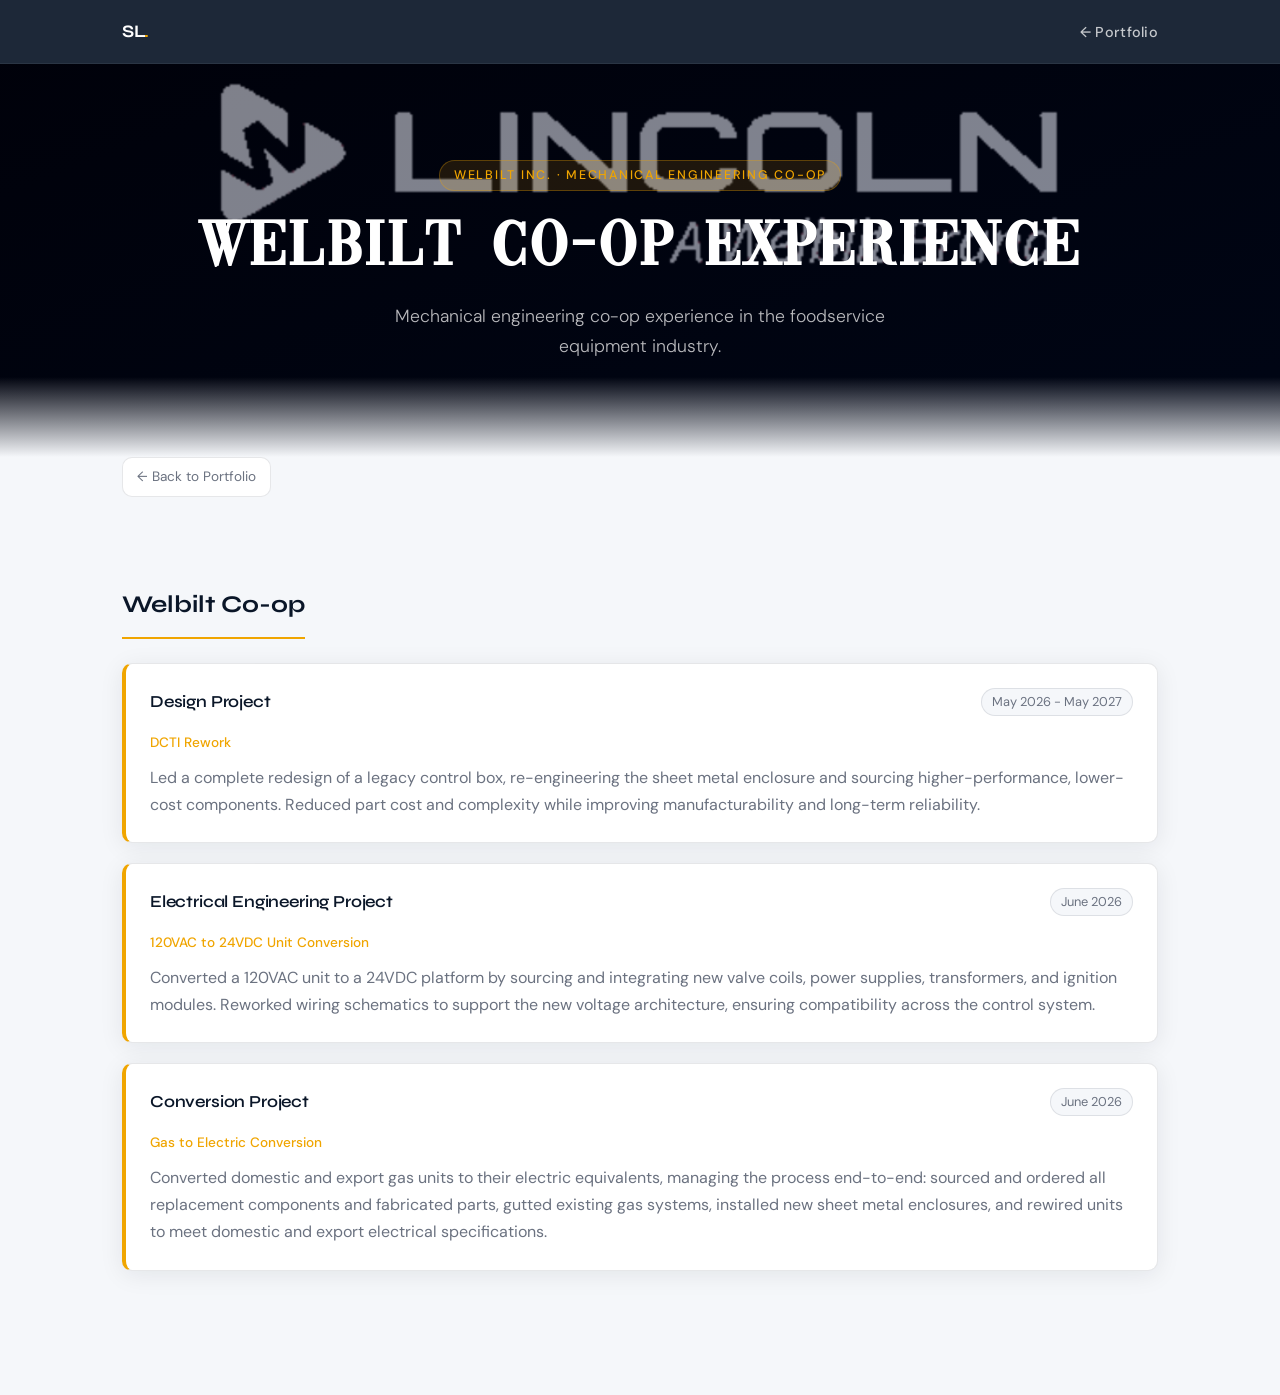
<file: welbilt.html>
<!DOCTYPE html>
<html lang="en">
<head>
    <meta charset="UTF-8">
    <meta name="viewport" content="width=device-width, initial-scale=1.0">
    <title>Welbilt Co-op Experience — Sebastian Levy</title>
    <link rel="stylesheet" href="style.css">
</head>
<body>
    
    <nav>
        <div class="nav-inner">
            <a href="index.html" class="nav-logo">SL<span>.</span></a>
            <ul>
                <li><a href="index.html">← Portfolio</a></li>
            </ul>
        </div>
    </nav>

    <header id="welbilt-header">
        <div class="hero-eyebrow">Welbilt Inc. · Mechanical Engineering Co-op</div>
        <h1>Welbilt Co-op Experience</h1>
        <p>Mechanical engineering co-op experience in the foodservice equipment industry.</p>
    </header>

    <div class="container">
        <a href="index.html" class="back-btn">← Back to Portfolio</a>

        <section class="exp-section">
            <div class="exp-category">Welbilt Co-op</div>

            <div class="exp-card">
                <div class="exp-header">
                    <h3 class="exp-title">Design Project</h3>
                    <span class="exp-date">May 2026 - May 2027</span>
                </div>
                <span class="exp-role">DCTI Rework</span>
                <p>Led a complete redesign of a legacy control box, re-engineering the sheet metal enclosure
                     and sourcing higher-performance, lower-cost components. Reduced part cost and complexity 
                     while improving manufacturability and long-term reliability.</p>
            </div>

            <div class="exp-card">

                <div class="exp-header">
                    <h3 class="exp-title">Electrical Engineering Project</h3>
                    <span class="exp-date">June 2026</span>
                </div>
                <span class="exp-role">120VAC to 24VDC Unit Conversion</span>
                <p>Converted a 120VAC unit to a 24VDC platform by sourcing and integrating new valve coils, 
                    power supplies, transformers, and ignition modules. Reworked wiring schematics to support
                     the new voltage architecture, ensuring compatibility across the control system.</p>
            </div>

            <div class="exp-card">
                
                <div class="exp-header">
                    <h3 class="exp-title">Conversion Project</h3>
                    <span class="exp-date">June 2026</span>
                </div>
                <span class="exp-role">Gas to Electric Conversion</span>
                <p>Converted domestic and export gas units to their electric equivalents, 
                    managing the process end-to-end: sourced and ordered all replacement components 
                    and fabricated parts, gutted existing gas systems, installed new sheet metal 
                    enclosures, and rewired units to meet domestic and export electrical specifications.</p>
            </div>
        </section>
    </div>
</body>
</file>
<file: style.css>
@import url('https://fonts.googleapis.com/css2?family=Syne:wght@400;600;700;800&family=DM+Sans:ital,wght@0,300;0,400;0,500;1,300&display=swap');

@font-face {
    font-family: 'Vogue';
    src: url('Vogue.ttf') format('truetype');
    font-weight: normal;
    font-style: normal;
}

:root {
    --primary: #0a1628;
    --primary-mid: #162240;
    --accent: #f0a500;
    --accent-light: #ffd166;
    --surface: #ffffff;
    --surface-soft: #f5f7fa;
    --text: #1a1a2e;
    --text-muted: #6b7280;
    --border: rgba(10, 22, 40, 0.1);
    --radius: 10px;
    --radius-lg: 16px;
    --shadow: 0 4px 24px rgba(10, 22, 40, 0.08);
    --shadow-hover: 0 12px 40px rgba(10, 22, 40, 0.14);
    --nav-height: 64px;
}

*, *::before, *::after { box-sizing: border-box; margin: 0; padding: 0; }

html { scroll-behavior: smooth; }

body {
    font-family: 'DM Sans', sans-serif;
    font-size: 16px;
    line-height: 1.7;
    color: var(--text);
    background: var(--surface-soft);
}

/* ─── NAVIGATION ─── */
nav {
    position: sticky;
    top: 0;
    z-index: 1000;
    height: var(--nav-height);
    display: flex;
    align-items: center;
    background: rgba(10, 22, 40, 0.92);
    backdrop-filter: blur(12px);
    -webkit-backdrop-filter: blur(12px);
    border-bottom: 1px solid rgba(255,255,255,0.06);
}

nav .nav-inner {
    max-width: 1100px;
    margin: 0 auto;
    padding: 0 2rem;
    width: 100%;
    display: flex;
    align-items: center;
    justify-content: space-between;
}

nav .nav-logo {
    font-family: 'Syne', sans-serif;
    font-weight: 700;
    font-size: 1.1rem;
    color: white;
    text-decoration: none;
    letter-spacing: -0.02em;
}

nav .nav-logo span { color: var(--accent); }

nav ul {
    list-style: none;
    display: flex;
    gap: 2rem;
}

nav a {
    color: rgba(255,255,255,0.75);
    text-decoration: none;
    font-size: 0.9rem;
    font-weight: 500;
    letter-spacing: 0.02em;
    transition: color 0.2s;
}

nav a:hover, nav a.active { color: var(--accent); }

/* ─── HEADER / HERO ─── */
header {
    background-size: cover;
    background-position: center;
    background-attachment: fixed;
    position: relative;
    padding: 6rem 2rem;
    text-align: center;
    color: white;
    overflow: hidden;
}

header::after {
    content: '';
    position: absolute;
    bottom: 0;
    left: 0;
    right: 0;
    height: 80px;
    background: linear-gradient(to bottom, transparent, var(--surface-soft));
}

header#home {
    background-image:
        linear-gradient(160deg, rgba(10, 22, 40, 0.88) 0%, rgba(22, 34, 64, 0.75) 100%),
        url('images/jet.png');
    padding: 9rem 2rem 8rem;
}

#fsae-header {
    background-image:
        linear-gradient(160deg, rgba(10, 22, 40, 0.85) 0%, rgba(22, 34, 64, 0.7) 100%),
        url('images/LMlogo.jpeg');
}

#feeder-header {
    background-image:
        linear-gradient(160deg, rgba(10, 22, 40, 0.85) 0%, rgba(22, 34, 64, 0.7) 100%),
        url('images/I&Mdiagram.png');
}

#exp-header {
    background-image:
        linear-gradient(160deg, rgba(10, 22, 40, 0.85) 0%, rgba(22, 34, 64, 0.7) 100%),
        url('images/oweekgroup.jpeg');
}

#tank-header {
    background-image:
        linear-gradient(160deg, rgba(10, 22, 40, 0.88) 0%, rgba(22, 34, 64, 0.72) 100%),
        url('images/tank2.png');
}

#welbilt-header {
    background-image:
        linear-gradient(160deg, rgba(0, 2, 19, 0.5) 0%, rgba(0, 15, 53, 0.5) 100%),
        url('images/LincolnBW.png');
    background-position: center, top;
}

/* Optional Hero Avatar Styling */
.hero-avatar {
    width: 120px;
    height: 120px;
    border-radius: 50%;
    object-fit: cover;
    margin: 0 auto 1.5rem;
    border: 3px solid var(--accent);
    box-shadow: 0 8px 24px rgba(0,0,0,0.3);
    display: block;
}

/* ─── VIDEO EMBED ─── */
.video-embed {
    margin: 1.5rem 0;
    border-radius: var(--radius-lg);
    overflow: hidden;
    border: 1px solid var(--border);
    background: var(--primary);
}

.video-embed video {
    width: 100%;
    display: block;
    max-height: 520px;
    object-fit: cover;
}

.video-embed .caption {
    border-top: 1px solid var(--border);
    padding: 0.6rem;
    text-align: center;
    font-size: 0.82rem;
    color: var(--text-muted);
    background: var(--surface);
}

.hero-eyebrow {
    display: inline-block;
    font-size: 0.78rem;
    font-weight: 500;
    letter-spacing: 0.14em;
    text-transform: uppercase;
    color: var(--accent);
    background: rgba(240, 165, 0, 0.12);
    border: 1px solid rgba(240, 165, 0, 0.3);
    padding: 4px 14px;
    border-radius: 100px;
    margin-bottom: 1.5rem;
}

header h1 {
    font-family: 'Vogue', 'Syne', sans-serif;
    font-size: clamp(3rem, 8vw, 4rem);
    font-weight: 800;
    letter-spacing: 0.05em;
    line-height: 1.1;
    color: white;
    margin-bottom: 1rem;
}

header p {
    font-size: 1.1rem;
    color: rgba(255,255,255,0.72);
    font-weight: 300;
    margin-bottom: 0.4rem;
    max-width: 560px;
    margin-left: auto;
    margin-right: auto;
}

header p.metadata {
    font-size: 0.9rem;
    color: rgba(255,255,255,0.5);
    margin-top: 0.75rem;
}

/* ─── BUTTONS ─── */
.btn {
    display: inline-block;
    background: var(--accent);
    color: var(--primary);
    padding: 11px 24px;
    font-size: 0.9rem;
    font-weight: 600;
    text-decoration: none;
    border-radius: var(--radius);
    margin-top: 1.5rem;
    transition: background 0.2s, transform 0.15s;
    letter-spacing: 0.01em;
}

.btn:hover {
    background: var(--accent-light);
    transform: translateY(-1px);
}

.btn-outline {
    background: transparent;
    color: white;
    border: 1.5px solid rgba(255,255,255,0.4);
    margin-left: 0.75rem;
}

.btn-outline:hover {
    background: rgba(255,255,255,0.08);
    border-color: white;
    color: white;
}

.btn-sm {
    padding: 8px 16px;
    font-size: 0.82rem;
    margin-top: 0.75rem;
    background: var(--primary);
    color: white;
}

.btn-sm:hover { background: var(--primary-mid); color: white; }

.back-btn {
    display: inline-flex;
    align-items: center;
    gap: 6px;
    background: var(--surface);
    color: var(--text-muted);
    border: 1px solid var(--border);
    padding: 7px 14px;
    font-size: 0.85rem;
    text-decoration: none;
    border-radius: var(--radius);
    margin-bottom: 2rem;
    transition: color 0.2s, border-color 0.2s;
}

.back-btn:hover { color: var(--text); border-color: var(--primary); }

/* ─── LAYOUT ─── */
.container {
    max-width: 1100px;
    margin: 0 auto;
    padding: 0 2rem;
}

section { padding: 3.5rem 0; }

h2 {
    font-family: 'Syne', sans-serif;
    font-size: 1.9rem;
    font-weight: 700;
    letter-spacing: -0.02em;
    color: var(--primary);
    margin-bottom: 1.25rem;
}

h3 {
    font-family: 'Syne', sans-serif;
    font-size: 1.1rem;
    font-weight: 600;
    letter-spacing: -0.01em;
    color: var(--primary);
    margin-bottom: 0.5rem;
}

p { color: var(--text-muted); margin-bottom: 0.85rem; }
p:last-child { margin-bottom: 0; }

.section-label {
    font-size: 0.72rem;
    font-weight: 600;
    letter-spacing: 0.12em;
    text-transform: uppercase;
    color: var(--accent);
    margin-bottom: 0.4rem;
}

/* ─── PROJECT CARDS ─── */
.project-grid {
    display: grid;
    grid-template-columns: repeat(auto-fit, minmax(300px, 1fr));
    gap: 1.5rem;
    margin-top: 1.5rem;
}

.card {
    background: var(--surface);
    border: 1px solid var(--border);
    border-radius: var(--radius-lg);
    overflow: hidden;
    box-shadow: var(--shadow);
    transition: transform 0.25s ease, box-shadow 0.25s ease;
    display: flex;
    flex-direction: column;
}

.card:hover {
    transform: translateY(-5px);
    box-shadow: var(--shadow-hover);
}

.card img {
    width: 100%;
    height: 210px;
    object-fit: cover;
    display: block;
    background: var(--surface-soft);
}

.card-content {
    padding: 1.5rem;
    flex: 1;
    display: flex;
    flex-direction: column;
}

.card-content p { flex: 1; }

.tags { display: flex; flex-wrap: wrap; gap: 6px; margin-bottom: 0.9rem; }

.tag {
    background: rgba(10, 22, 40, 0.06);
    color: var(--primary);
    padding: 3px 10px;
    font-size: 0.75rem;
    font-weight: 500;
    border-radius: 100px;
    border: 1px solid rgba(10, 22, 40, 0.1);
}

/* ─── DETAIL PAGES ─── */
.page-content { background: var(--surface); border-radius: var(--radius-lg); padding: 2.5rem; box-shadow: var(--shadow); margin-bottom: 2rem; }

.section-title {
    font-family: 'Syne', sans-serif;
    font-size: 1.25rem;
    font-weight: 700;
    color: var(--primary);
    margin: 2rem 0 0.75rem;
    padding-top: 1.5rem;
    border-top: 1px solid var(--border);
}

.section-title:first-of-type { border-top: none; padding-top: 0; margin-top: 0; }

.page-content ul {
    padding-left: 1.25rem;
    color: var(--text-muted);
    margin-bottom: 1rem;
}

.page-content ul li { margin-bottom: 0.4rem; }
.page-content ul li strong { color: var(--text); font-weight: 500; }

.code-block {
    background: var(--primary);
    color: #a8d8b0;
    border-radius: var(--radius);
    padding: 1.25rem 1.5rem;
    font-family: 'Fira Code', 'Courier New', monospace;
    font-size: 0.85rem;
    line-height: 1.6;
    margin: 1rem 0;
    overflow-x: auto;
    white-space: pre;
}

/* ─── EXPERIENCE CARDS ─── */
.exp-section { margin-bottom: 3rem; }

.exp-category {
    font-family: 'Syne', sans-serif;
    font-size: 1.5rem;
    font-weight: 700;
    color: var(--primary);
    margin-bottom: 1.5rem;
    padding-bottom: 0.75rem;
    border-bottom: 2px solid var(--accent);
    display: inline-block;
}

.exp-card {
    background: var(--surface);
    border: 1px solid var(--border);
    border-left: 4px solid var(--accent);
    border-radius: var(--radius);
    padding: 1.5rem;
    margin-bottom: 1.25rem;
    box-shadow: var(--shadow);
}

.exp-header {
    display: flex;
    justify-content: space-between;
    align-items: flex-start;
    flex-wrap: wrap;
    gap: 0.5rem;
    margin-bottom: 0.4rem;
}

.exp-title {
    font-size: 1.05rem;
    font-weight: 600;
    font-family: 'Syne', sans-serif;
    color: var(--primary);
}

.exp-date {
    font-size: 0.8rem;
    color: var(--text-muted);
    background: var(--surface-soft);
    border: 1px solid var(--border);
    padding: 2px 10px;
    border-radius: 100px;
    white-space: nowrap;
}

.exp-role {
    font-size: 0.85rem;
    color: var(--accent);
    font-weight: 500;
    display: block;
    margin-bottom: 0.6rem;
}

.award-card { border-left-color: #e0a800; }
.award-card .exp-title::before { content: '★ '; color: #e0a800; }

/* ─── CAROUSEL ─── */
.carousel-container { margin: 1.5rem 0 2rem; }

.carousel {
    display: flex;
    overflow-x: auto;
    scroll-snap-type: x mandatory;
    scroll-behavior: smooth;
    gap: 1rem;
    padding-bottom: 0.75rem;
    scrollbar-width: thin;
    scrollbar-color: var(--accent) rgba(10,22,40,0.08);
}

.carousel::-webkit-scrollbar { height: 4px; }
.carousel::-webkit-scrollbar-track { background: rgba(10,22,40,0.06); border-radius: 2px; }
.carousel::-webkit-scrollbar-thumb { background: var(--accent); border-radius: 2px; }

.carousel-item {
    flex: 0 0 100%;
    scroll-snap-align: center;
    background: var(--surface);
    border-radius: var(--radius-lg);
    overflow: hidden;
    border: 1px solid var(--border);
}

.carousel-item img {
    width: 100%;
    height: 420px;
    object-fit: cover;
    display: block;
}

.caption {
    text-align: center;
    padding: 0.6rem;
    font-size: 0.82rem;
    color: var(--text-muted);
    background: var(--surface);
    border-top: 1px solid var(--border);
}

/* ─── IMAGE GALLERY ─── */
.image-gallery {
    margin: 1.5rem 0;
    border-radius: var(--radius-lg);
    overflow: hidden;
    border: 1px solid var(--border);
}

.image-gallery img {
    width: 100%;
    display: block;
    height: auto;
    max-height: 480px;
    object-fit: cover;
}

.image-gallery .caption {
    border-top: 1px solid var(--border);
    padding: 0.6rem;
    text-align: center;
    font-size: 0.82rem;
    color: var(--text-muted);
}

/* ─── CONTACT ─── */
.contact-section {
    text-align: center;
    padding: 5rem 0;
}

.contact-links {
    display: flex;
    justify-content: center;
    gap: 1rem;
    flex-wrap: wrap;
    margin-top: 1.5rem;
}

.contact-link {
    display: inline-flex;
    align-items: center;
    gap: 7px;
    background: var(--surface);
    border: 1px solid var(--border);
    color: var(--text);
    padding: 10px 20px;
    border-radius: var(--radius);
    text-decoration: none;
    font-size: 0.9rem;
    font-weight: 500;
    transition: border-color 0.2s, transform 0.15s;
    box-shadow: var(--shadow);
}

.contact-link:hover {
    border-color: var(--accent);
    color: var(--primary);
    transform: translateY(-2px);
}

/* ─── FOOTER ─── */
footer {
    background: var(--primary);
    color: rgba(255,255,255,0.5);
    text-align: center;
    padding: 2rem;
    font-size: 0.85rem;
    margin-top: 2rem;
}

footer a { color: var(--accent); text-decoration: none; }

/* ─── ABOUT STRIP & PORTRAIT ─── */
.about-strip {
    padding: 3.5rem 0;
}

.about-container {
    display: flex;
    align-items: center;
    gap: 3rem;
}

.about-portrait {
    flex-shrink: 0;
}

.about-portrait img {
    width: 240px;
    height: 240px;
    object-fit: cover;
    border-radius: var(--radius-lg);
    border: 2px solid var(--border);
    box-shadow: var(--shadow);
    display: block;
}

.about-text {
    flex: 1;
}

.about-pills { 
    display: flex; 
    flex-wrap: wrap; 
    gap: 8px; 
    margin-top: 1.25rem; 
}

.pill {
    background: var(--primary);
    color: rgba(255,255,255,0.85);
    padding: 5px 14px;
    border-radius: 100px;
    font-size: 0.8rem;
    font-weight: 500;
}

/* ─── RESPONSIVE ─── */
@media (max-width: 768px) {
    .about-container {
        flex-direction: column;
        text-align: center;
        gap: 1.5rem;
    }

    .about-portrait img {
        width: 180px;
        height: 180px;
        margin: 0 auto;
    }

    .about-pills {
        justify-content: center;
    }
}

@media (max-width: 640px) {
    header { padding: 5rem 1.5rem 4rem; background-attachment: scroll; }
    header#home { padding: 6rem 1.5rem 5rem; }
    .container { padding: 0 1.25rem; }
    nav .nav-inner { padding: 0 1.25rem; }
    nav ul { gap: 1.2rem; }
    .exp-header { flex-direction: column; }
    .carousel-item img { height: 260px; }
}
</file>
